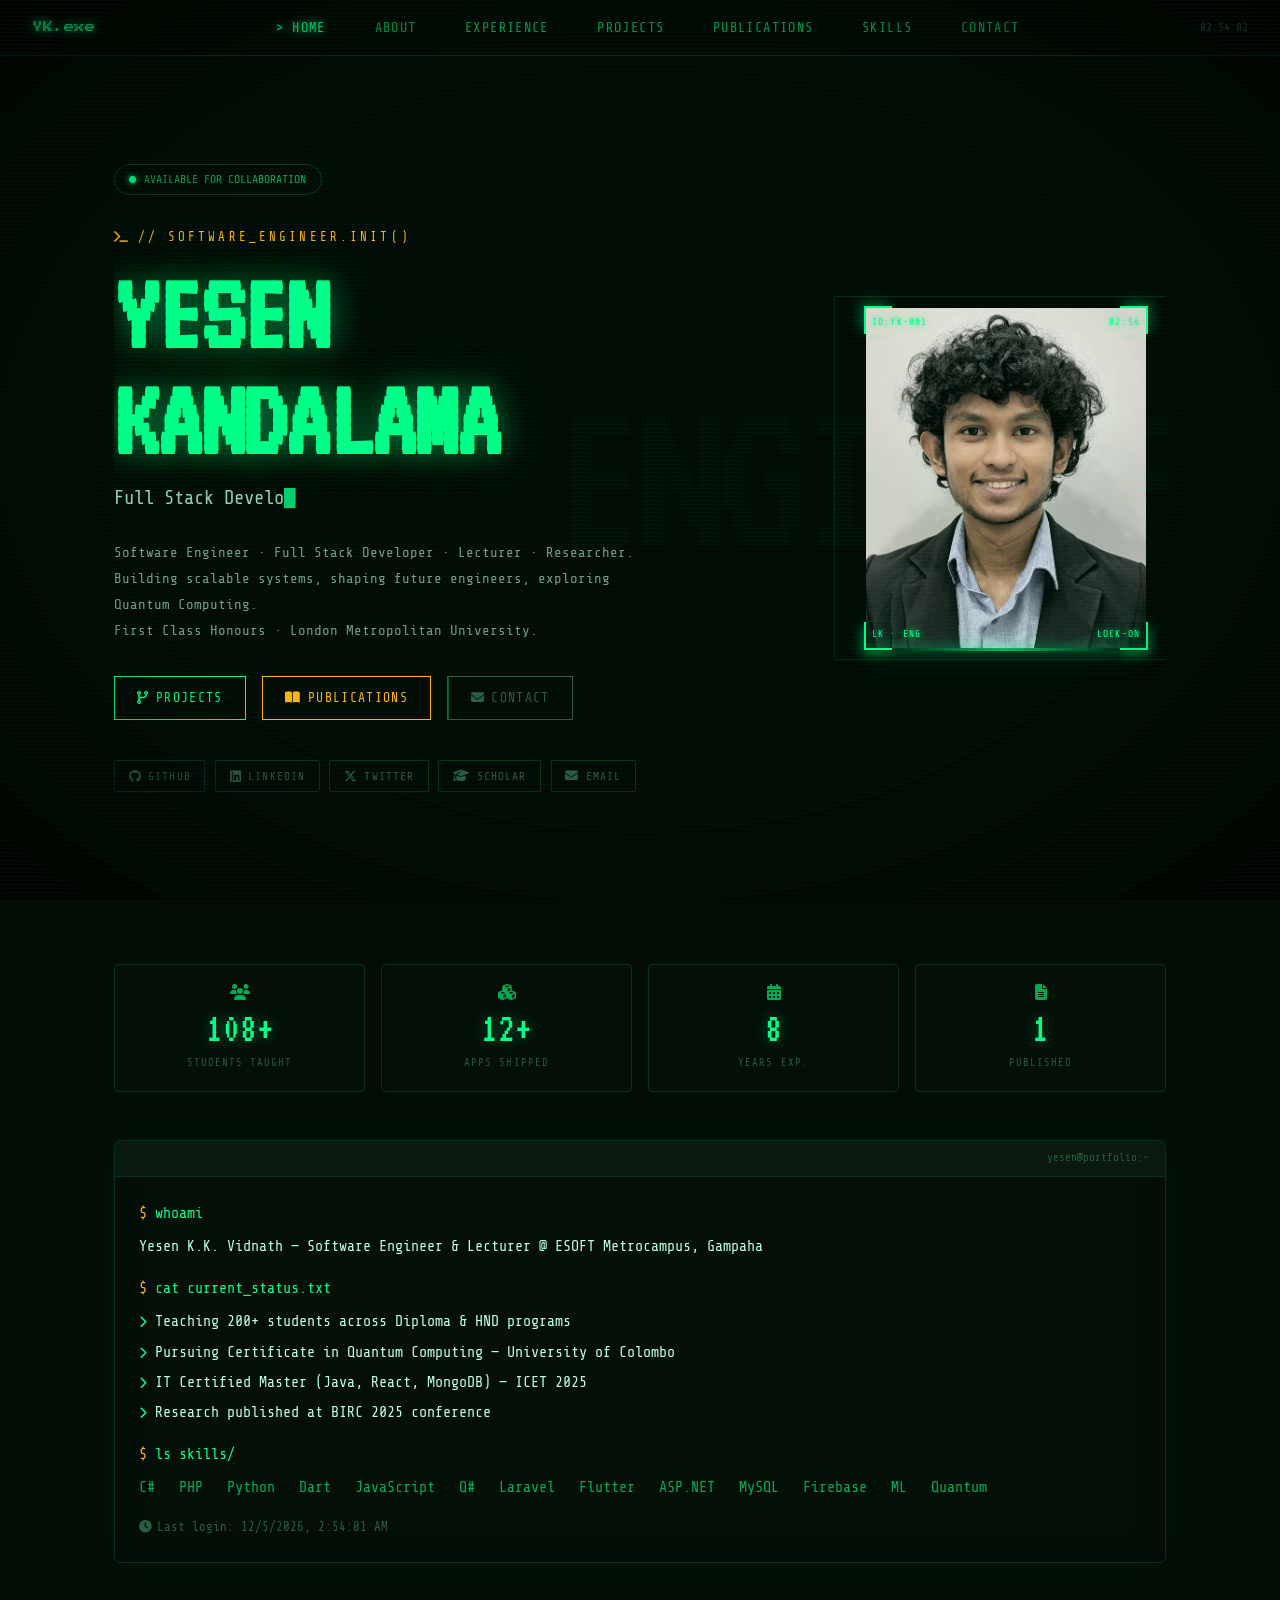
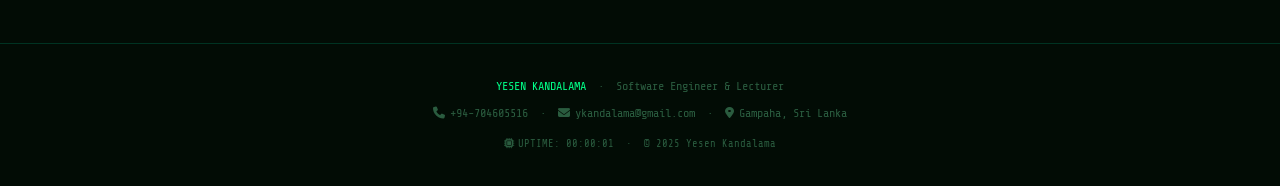
<file: index.html>
<!DOCTYPE html>
<html lang="en">
<head>
<meta charset="UTF-8">
<meta name="viewport" content="width=device-width, initial-scale=1.0">
<title>Yesen Kandalama — Software Engineer & Lecturer</title>
<link rel="stylesheet" href="style.css">
<link rel="stylesheet" href="https://cdnjs.cloudflare.com/ajax/libs/font-awesome/6.5.0/css/all.min.css">
<style>
.hero {
  min-height: calc(100vh - 56px);
  display: flex; align-items: center;
  position: relative; overflow: hidden;
  padding: 3rem 0;
}
.hero-bg-text {
  position: absolute; right: -2rem; top: 50%;
  transform: translateY(-50%);
  font-family: 'VT323', monospace;
  font-size: clamp(8rem, 18vw, 16rem);
  color: rgba(0,255,136,0.018);
  white-space: nowrap; pointer-events: none;
  user-select: none; letter-spacing: -0.05em;
}
.hero-pre { font-size: 0.78rem; color: var(--amber); letter-spacing: 0.25em; text-transform: uppercase; margin-bottom: 0.8rem; }
.hero-name {
  font-family: 'VT323', monospace;
  font-size: clamp(3.5rem, 9vw, 7rem);
  line-height: 0.95; color: var(--green);
  text-shadow: 0 0 30px rgba(0,255,136,0.4), 0 0 60px rgba(0,255,136,0.15);
  letter-spacing: -0.02em; margin-bottom: 0.5rem;
}
.hero-roles { font-family: 'Share Tech Mono', monospace; font-size: clamp(0.9rem, 2vw, 1.2rem); color: var(--text); opacity: 0.8; margin-bottom: 1.5rem; min-height: 1.8em; }
.hero-desc { font-size: 0.88rem; color: var(--text); opacity: 0.6; max-width: 520px; line-height: 1.85; margin-bottom: 2rem; }
.hero-actions { display: flex; gap: 1rem; flex-wrap: wrap; margin-bottom: 2.5rem; }
.hero-socials { display: flex; gap: 0.6rem; align-items: center; flex-wrap: wrap; }
.hero-social-btn {
  display: inline-flex; align-items: center; gap: 0.4rem;
  padding: 0.35rem 0.85rem; border: 1px solid var(--border);
  color: var(--muted); text-decoration: none;
  font-size: 0.7rem; letter-spacing: 0.1em; border-radius: 2px;
  transition: all 0.2s;
}
.hero-social-btn:hover { border-color: var(--green-dim); color: var(--green); box-shadow: 0 0 10px rgba(0,255,136,0.1); }
.hero-social-btn i { font-size: 0.8rem; }
.hero-status { display: inline-flex; align-items: center; gap: 0.5rem; padding: 0.3rem 0.9rem; border: 1px solid rgba(0,255,136,0.2); border-radius: 20px; font-size: 0.72rem; color: var(--green-dim); margin-bottom: 2rem; }
.status-blink { width: 7px; height: 7px; border-radius: 50%; background: var(--green); box-shadow: 0 0 6px var(--green); animation: blink 1.5s infinite; }
.stats-row { display: grid; grid-template-columns: repeat(4,1fr); gap: 1rem; margin-top: 4rem; }
.stat-box { background: var(--bg2); border: 1px solid var(--border); border-radius: 4px; padding: 1.2rem; text-align: center; }
.stat-box i { font-size: 1rem; color: var(--green-dim); margin-bottom: 0.5rem; display: block; }
.stat-num { font-family: 'VT323', monospace; font-size: 2.6rem; color: var(--green); text-shadow: 0 0 15px var(--green-glow); display: block; line-height: 1; }
.stat-label { font-size: 0.65rem; color: var(--muted); letter-spacing: 0.1em; margin-top: 0.3rem; text-transform: uppercase; }
@media (max-width: 900px) { .hero-inner { flex-direction: column-reverse; gap: 2.5rem; } .hero-photo-wrap { max-width: 240px; } }
@media (max-width: 768px) { .stats-row { grid-template-columns: repeat(2,1fr); } }
</style>
</head>
<body>

<nav>
  <a href="index.html" class="nav-logo glitch">YK.exe</a>
  <ul class="nav-links" id="nav-links">
    <li><a href="index.html" class="active">HOME</a></li>
    <li><a href="about.html">ABOUT</a></li>
    <li><a href="experience.html">EXPERIENCE</a></li>
    <li><a href="projects.html">PROJECTS</a></li>
    <li><a href="publications.html">PUBLICATIONS</a></li>
    <li><a href="skills.html">SKILLS</a></li>
    <li><a href="contact.html">CONTACT</a></li>
  </ul>
  <div class="nav-time" id="nav-clock">--:--:--</div>
  <div class="hamburger" id="hamburger" onclick="toggleMenu()"><span></span><span></span><span></span></div>
</nav>

<main>
  <section class="section" style="padding-top:0">
    <div class="container">
      <div class="hero">
        <div class="hero-bg-text">ENGINEER</div>

        <div class="hero-inner" style="display:flex;align-items:center;gap:4rem;width:100%">

          <!-- LEFT -->
          <div style="flex:1;min-width:0">
            <div class="hero-status">
              <div class="status-blink"></div>
              <span>AVAILABLE FOR COLLABORATION</span>
            </div>
            <div class="hero-pre"><i class="fa-solid fa-terminal" style="margin-right:0.4rem"></i>// software_engineer.init()</div>
            <h1 class="hero-name">YESEN<br>KANDALAMA</h1>
            <div class="hero-roles"><span id="typewriter"></span><span class="cursor">&#9608;</span></div>
            <p class="hero-desc">
              Software Engineer &middot; Full Stack Developer &middot; Lecturer &middot; Researcher.<br>
              Building scalable systems, shaping future engineers, exploring Quantum Computing.<br>
              First Class Honours &middot; London Metropolitan University.
            </p>
            <div class="hero-actions">
              <a href="projects.html" class="btn"><span><i class="fa-solid fa-code-branch" style="margin-right:0.4rem"></i>PROJECTS</span></a>
              <a href="publications.html" class="btn btn-amber"><span><i class="fa-solid fa-book-open" style="margin-right:0.4rem"></i>PUBLICATIONS</span></a>
              <a href="contact.html" class="btn" style="border-color:var(--muted);color:var(--muted)"><span><i class="fa-solid fa-envelope" style="margin-right:0.4rem"></i>CONTACT</span></a>
            </div>
            <div class="hero-socials">
              <a href="https://github.com/yesenvidnath" target="_blank" class="hero-social-btn"><i class="fa-brands fa-github"></i>GITHUB</a>
              <a href="https://linkedin.com/in/yesenkandalama" target="_blank" class="hero-social-btn"><i class="fa-brands fa-linkedin"></i>LINKEDIN</a>
              <a href="https://twitter.com/yesenkandalama" target="_blank" class="hero-social-btn"><i class="fa-brands fa-x-twitter"></i>TWITTER</a>
              <a href="https://scholar.google.com/citations?user=bl2PBJUAAAAJ&hl=en" target="_blank" class="hero-social-btn"><i class="fa-solid fa-graduation-cap"></i>SCHOLAR</a>
              <a href="mailto:ykandalama@gmail.com" class="hero-social-btn"><i class="fa-solid fa-envelope"></i>EMAIL</a>
            </div>
          </div>

          <!-- RIGHT: Photo -->
          <!-- RIGHT: Photo -->
          <div class="hero-photo-wrap">
            <div class="hero-photo-ring"></div>
            <div class="hero-photo-frame" id="hero-frame">
              <div class="hero-photo-corner-tr"></div>
              <div class="hero-photo-corner-bl"></div>
              <img
                src="img/profile_image.jpeg"
                alt="Yesen Kandalama"
                class="hero-photo-img"
              >
              <div class="hero-photo-tint"></div>
              <div class="hero-scan-line"></div>
              <span class="hero-hud-label tl">ID:YK-001</span>
              <span class="hero-hud-label tr" id="hud-time">--:--</span>
              <span class="hero-hud-label bl">LK &middot; ENG</span>
              <span class="hero-hud-label br" id="hud-status">LOCK-ON</span>
            </div>
          </div>

        </div>
      </div>

      <!-- Stats -->
      <div class="stats-row">
        <div class="stat-box"><i class="fa-solid fa-users"></i><span class="stat-num" data-count="500">0</span><div class="stat-label">Students Taught</div></div>
        <div class="stat-box"><i class="fa-solid fa-cubes"></i><span class="stat-num" data-count="20">0</span><div class="stat-label">Apps Shipped</div></div>
        <div class="stat-box"><i class="fa-solid fa-calendar-days"></i><span class="stat-num" data-count="8">0</span><div class="stat-label">Years Exp.</div></div>
        <div class="stat-box"><i class="fa-solid fa-file-lines"></i><span class="stat-num" data-count="1">0</span><div class="stat-label">Published</div></div>
      </div>

      <!-- Terminal -->
      <div class="terminal" style="margin-top:3rem">
        <div class="terminal-bar">

          <span class="t-title">yesen@portfolio:~</span>
        </div>
        <div class="terminal-body">
          <div class="prompt" style="margin-bottom:0.5rem">whoami</div>
          <p style="color:var(--text);margin-bottom:1rem">Yesen K.K. Vidnath &mdash; Software Engineer &amp; Lecturer @ ESOFT Metrocampus, Gampaha</p>
          <div class="prompt" style="margin-bottom:0.5rem">cat current_status.txt</div>
          <p style="color:var(--text);margin-bottom:0.3rem"><i class="fa-solid fa-chevron-right" style="color:var(--green);margin-right:0.5rem;font-size:0.75rem"></i>Teaching 200+ students across Diploma &amp; HND programs</p>
          <p style="color:var(--text);margin-bottom:0.3rem"><i class="fa-solid fa-chevron-right" style="color:var(--green);margin-right:0.5rem;font-size:0.75rem"></i>Pursuing Certificate in Quantum Computing &mdash; University of Colombo</p>
          <p style="color:var(--text);margin-bottom:0.3rem"><i class="fa-solid fa-chevron-right" style="color:var(--green);margin-right:0.5rem;font-size:0.75rem"></i>IT Certified Master (Java, React, MongoDB) &mdash; ICET 2025</p>
          <p style="color:var(--text);margin-bottom:1rem"><i class="fa-solid fa-chevron-right" style="color:var(--green);margin-right:0.5rem;font-size:0.75rem"></i>Research published at BIRC 2025 conference</p>
          <div class="prompt" style="margin-bottom:0.5rem">ls skills/</div>
          <p style="color:var(--green-dim)">C# &nbsp; PHP &nbsp; Python &nbsp; Dart &nbsp; JavaScript &nbsp; Q# &nbsp; Laravel &nbsp; Flutter &nbsp; ASP.NET &nbsp; MySQL &nbsp; Firebase &nbsp; ML &nbsp; Quantum</p>
          <div style="margin-top:1rem;color:var(--muted);font-size:0.78rem"><i class="fa-solid fa-clock" style="margin-right:0.4rem"></i>Last login: <span id="last-login"></span></div>
        </div>
      </div>

    </div>
  </section>
</main>

<footer>
  <div class="container">
    <p style="margin-bottom:0.4rem"><span style="color:var(--green)">YESEN KANDALAMA</span> &nbsp;&middot;&nbsp; Software Engineer &amp; Lecturer</p>
    <p>
      <i class="fa-solid fa-phone" style="margin-right:0.3rem"></i>+94-704605516 &nbsp;&middot;&nbsp;
      <i class="fa-solid fa-envelope" style="margin-right:0.3rem"></i>ykandalama@gmail.com &nbsp;&middot;&nbsp;
      <i class="fa-solid fa-location-dot" style="margin-right:0.3rem"></i>Gampaha, Sri Lanka
    </p>
    <p style="margin-top:0.8rem;font-size:0.65rem"><i class="fa-solid fa-microchip" style="margin-right:0.3rem"></i>UPTIME: <span id="uptime">00:00:00</span> &nbsp;&middot;&nbsp; &copy; 2025 Yesen Kandalama</p>
  </div>
</footer>

<script src="main.js"></script>
<script>
const roles = ['Full Stack Developer','Software Engineering Lecturer','Quantum Computing Enthusiast','Researcher & Mentor','System Architect'];
let ri=0,ci=0,del=false;
function typewrite(){
  const el=document.getElementById('typewriter'),cur=roles[ri];
  if(!del){el.textContent=cur.slice(0,++ci);if(ci===cur.length){del=true;setTimeout(typewrite,1800);return;}}
  else{el.textContent=cur.slice(0,--ci);if(ci===0){del=false;ri=(ri+1)%roles.length;}}
  setTimeout(typewrite,del?38:68);
}
typewrite();

function updateHUD(){
  const t=new Date(),h=String(t.getHours()).padStart(2,'0'),m=String(t.getMinutes()).padStart(2,'0');
  const el=document.getElementById('hud-time');if(el)el.textContent=h+':'+m;
  const st=document.getElementById('hud-status');if(st)st.style.opacity=t.getSeconds()%2===0?'1':'0.3';
}
setInterval(updateHUD,1000);updateHUD();

function countUp(){
  document.querySelectorAll('[data-count]').forEach(el=>{
    const target=+el.dataset.count,suffix=target>=20?'+':'';
    let count=0;const step=Math.ceil(target/60);
    const t=setInterval(()=>{count=Math.min(count+step,target);el.textContent=count+suffix;if(count>=target)clearInterval(t);},22);
  });
}
const so=new IntersectionObserver(e=>{if(e[0].isIntersecting){countUp();so.disconnect();}},{threshold:0.3});
const sr=document.querySelector('.stats-row');if(sr)so.observe(sr);
document.getElementById('last-login').textContent=new Date().toLocaleString();

// Click-to-upload photo
const frame=document.getElementById('hero-frame');
frame.style.cursor='pointer';
function swapPhoto(file){
  if(!file||!file.type.startsWith('image/'))return;
  const reader=new FileReader();
  reader.onload=ev=>{
    const ph=document.getElementById('photo-placeholder');
    if(!ph)return;
    const img=document.createElement('img');
    img.src=ev.target.result;img.className='profile_image.jpeg';
    ph.replaceWith(img);
    document.querySelector('.photo-upload-hint').textContent='';
  };
  reader.readAsDataURL(file);
}
frame.addEventListener('click',()=>{const i=document.createElement('input');i.type='file';i.accept='image/*';i.onchange=e=>swapPhoto(e.target.files[0]);i.click();});
frame.addEventListener('dragover',e=>{e.preventDefault();frame.style.outline='1px solid var(--green)';});
frame.addEventListener('dragleave',()=>frame.style.outline='');
frame.addEventListener('drop',e=>{e.preventDefault();frame.style.outline='';swapPhoto(e.dataTransfer.files[0]);});
</script>
</body>
</html>
</file>
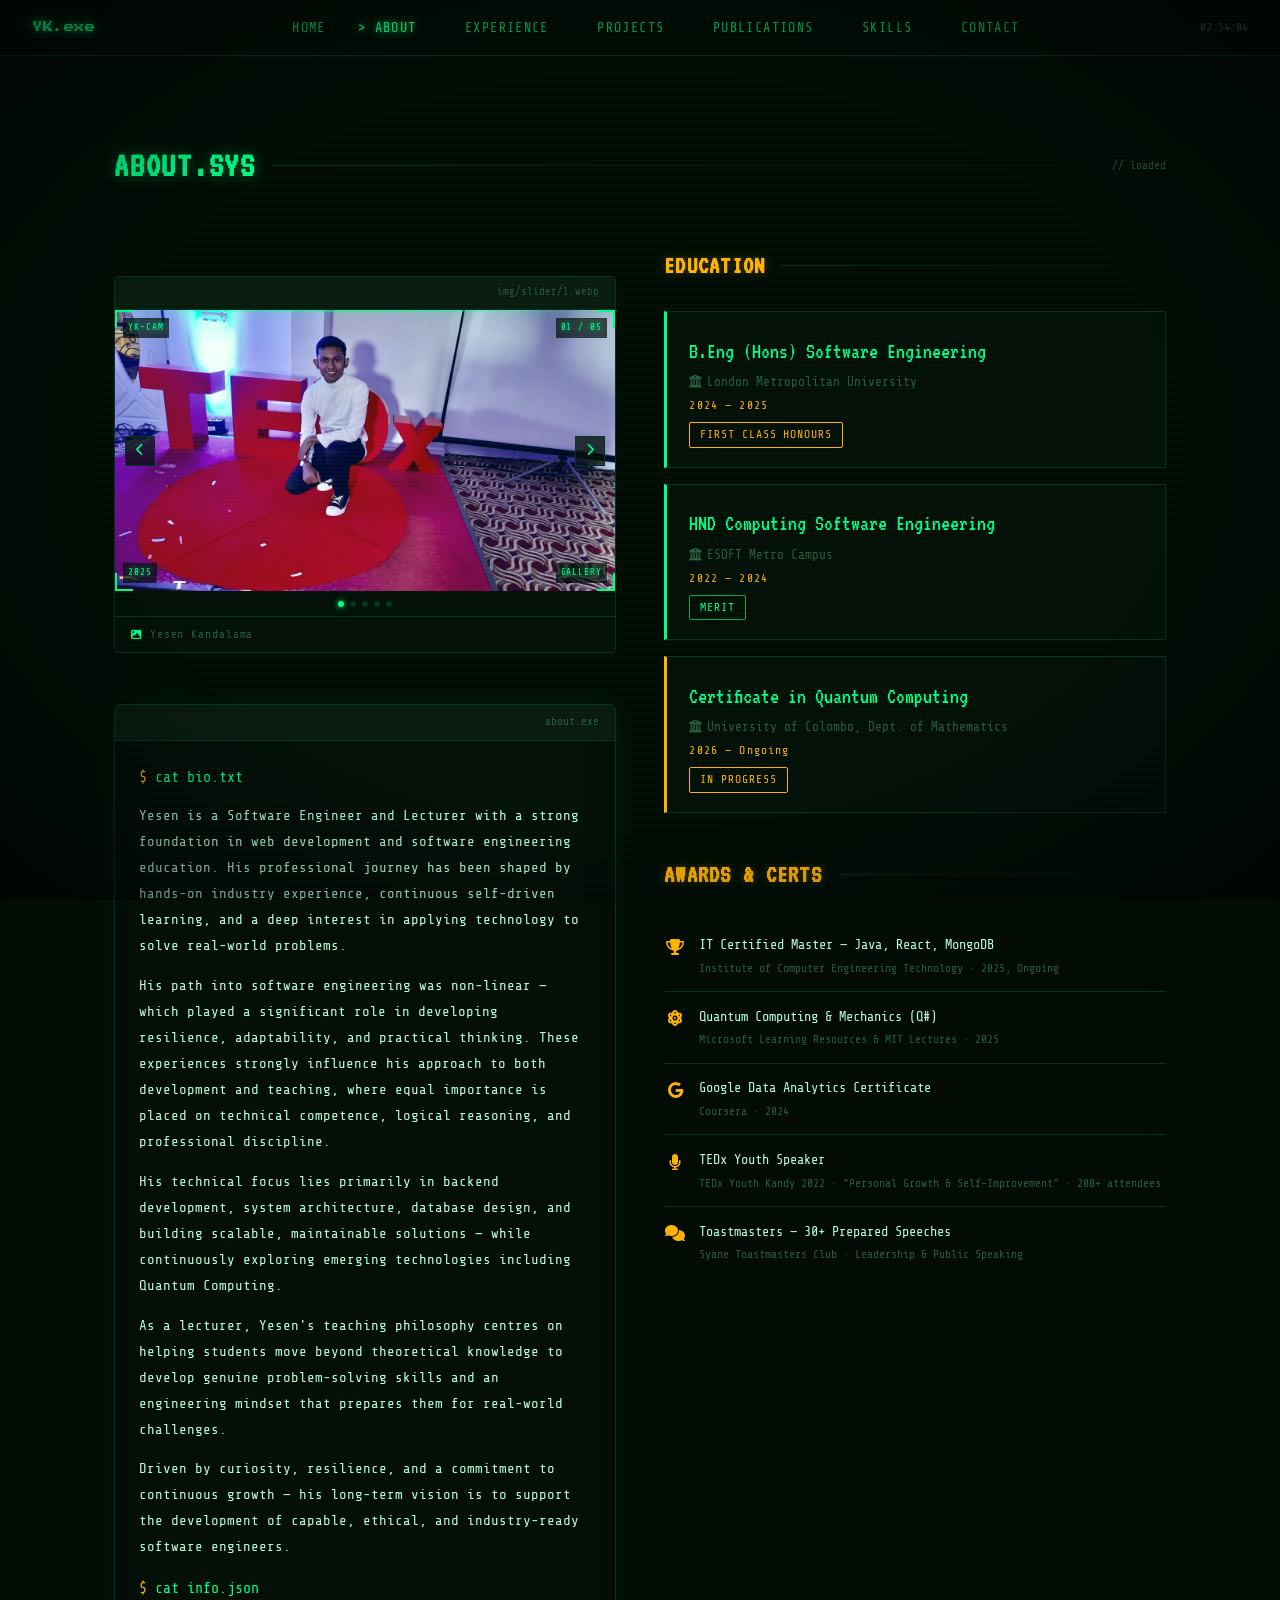
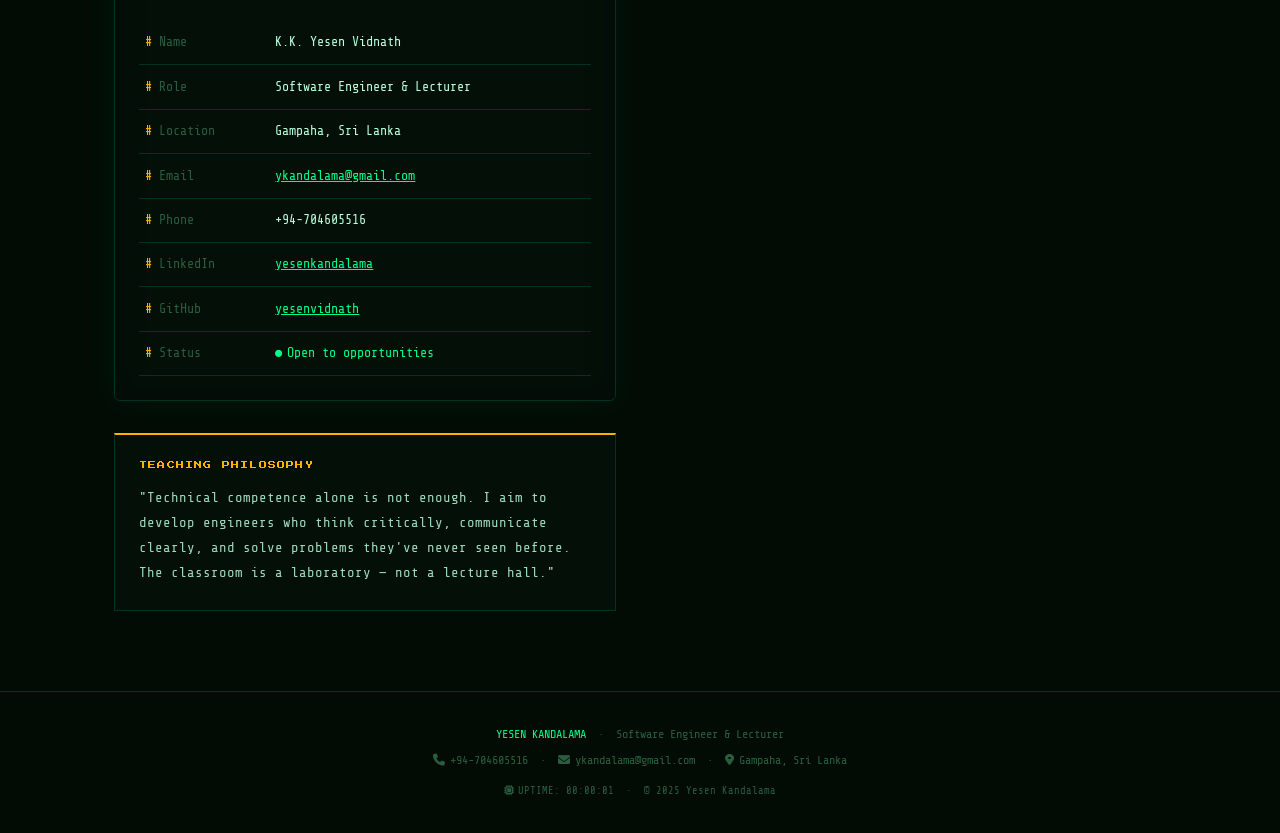
<file: about.html>
<!DOCTYPE html>
<html lang="en">
<head>
<meta charset="UTF-8">
<meta name="viewport" content="width=device-width, initial-scale=1.0">
<title>About — Yesen Kandalama</title>
<link rel="stylesheet" href="style.css">
<link rel="stylesheet" href="https://cdnjs.cloudflare.com/ajax/libs/font-awesome/6.5.0/css/all.min.css">
<style>
.about-grid { display:grid; grid-template-columns:1fr 1fr; gap:3rem; align-items:start; }
.about-terminal-output p { margin-bottom:0.85rem; font-size:0.88rem; line-height:1.85; }
.info-table { width:100%; border-collapse:collapse; margin-top:1.2rem; }
.info-table tr { border-bottom:1px solid var(--border); }
.info-table td { padding:0.65rem 0.4rem; font-size:0.83rem; }
.info-table td:first-child { color:var(--muted); width:130px; white-space:nowrap; }
.info-table td:first-child::before { content:'# '; color:var(--amber); }
.info-table td:last-child { color:var(--text); }

.edu-item { background:var(--bg2); border:1px solid var(--border); border-left:3px solid var(--green); padding:1.2rem 1.4rem; margin-bottom:1rem; transition:all 0.3s; }
.edu-item:hover { border-left-color:var(--amber); box-shadow:0 0 15px rgba(0,255,136,0.06); }
.edu-degree { font-family:'VT323',monospace; font-size:1.4rem; color:var(--green); }
.edu-school { font-size:0.8rem; color:var(--muted); margin:0.15rem 0; }
.edu-year { font-size:0.72rem; color:var(--amber); letter-spacing:0.1em; }

.philosophy-block { background:var(--bg2); border:1px solid var(--border); border-top:2px solid var(--amber); padding:1.5rem; margin-top:2rem; }
.ph-label { font-family:'Press Start 2P',monospace; font-size:0.5rem; color:var(--amber); letter-spacing:0.15em; margin-bottom:0.8rem; }

.award-row { display:flex; align-items:flex-start; gap:0.8rem; padding:0.8rem 0; border-bottom:1px solid var(--border); }
.award-icon { color:var(--amber); font-size:1rem; flex-shrink:0; width:1.4rem; text-align:center; margin-top:0.1rem; }
.award-title { font-size:0.85rem; color:var(--text); }
.award-sub { font-size:0.72rem; color:var(--muted); margin-top:0.15rem; }

/* ── Slider ── */
.slider-wrap { margin-top:2rem; background:var(--bg2); border:1px solid var(--border); border-radius:4px; overflow:hidden; }
.slider-bar { background:#0a1a0f; border-bottom:1px solid var(--border); padding:0.45rem 1rem; display:flex; align-items:center; gap:0.6rem; }
.slider-bar-title { margin-left:auto; font-size:0.65rem; color:var(--muted); font-family:'Share Tech Mono',monospace; }
.slider-viewport { position:relative; width:100%; aspect-ratio:16/9; overflow:hidden; background:#050a08; cursor:grab; }
.slider-viewport:active { cursor:grabbing; }
.slide { position:absolute; inset:0; opacity:0; transition:opacity 0.7s ease; }
.slide.active { opacity:1; }
.slide img { width:100%; height:100%; object-fit:cover; object-position:center; display:block; filter:grayscale(10%) contrast(1.05); }
/* CRT scanlines on slider */
.slider-viewport::after { content:''; position:absolute; inset:0; background:repeating-linear-gradient(0deg,transparent,transparent 3px,rgba(0,255,136,0.025) 3px,rgba(0,255,136,0.025) 4px); pointer-events:none; z-index:3; }
/* Green tint */
.slider-tint { position:absolute; inset:0; background:rgba(0,255,136,0.04); pointer-events:none; z-index:2; }
/* Sweep scan */
.slider-scan { position:absolute; left:0; right:0; height:2px; background:linear-gradient(90deg,transparent,rgba(0,255,136,0.55),transparent); box-shadow:0 0 10px rgba(0,255,136,0.5); z-index:4; animation:sliderScan 3.5s ease-in-out infinite; pointer-events:none; }
@keyframes sliderScan { 0%{top:0%;opacity:0} 5%{opacity:1} 95%{opacity:1} 100%{top:100%;opacity:0} }
/* Corner brackets */
.sc { position:absolute; width:18px; height:18px; z-index:5; pointer-events:none; }
.sc.tl { top:0; left:0; border-top:2px solid var(--green); border-left:2px solid var(--green); }
.sc.tr { top:0; right:0; border-top:2px solid var(--green); border-right:2px solid var(--green); }
.sc.bl { bottom:0; left:0; border-bottom:2px solid var(--green); border-left:2px solid var(--green); }
.sc.br { bottom:0; right:0; border-bottom:2px solid var(--green); border-right:2px solid var(--green); }
/* HUD labels */
.shud { position:absolute; font-family:'Share Tech Mono',monospace; font-size:0.58rem; color:var(--green); letter-spacing:0.1em; text-shadow:0 0 6px var(--green); z-index:5; pointer-events:none; background:rgba(2,12,5,0.7); padding:2px 5px; }
.shud.tl{top:8px;left:8px} .shud.tr{top:8px;right:8px} .shud.bl{bottom:8px;left:8px} .shud.br{bottom:8px;right:8px}
/* Nav buttons */
.slider-btn { position:absolute; top:50%; transform:translateY(-50%); background:rgba(2,12,5,0.75); border:1px solid var(--border); color:var(--green); font-size:0.8rem; width:30px; height:30px; display:flex; align-items:center; justify-content:center; cursor:pointer; z-index:6; transition:all 0.2s; }
.slider-btn:hover { background:rgba(0,255,136,0.15); border-color:var(--green); }
.slider-btn.prev{left:10px} .slider-btn.next{right:10px}
/* Dots */
.slider-dots { display:flex; justify-content:center; gap:6px; padding:0.6rem 0; background:var(--bg2); }
.sdot { width:6px; height:6px; border-radius:50%; background:var(--border); cursor:pointer; transition:all 0.2s; }
.sdot.active { background:var(--green); box-shadow:0 0 6px var(--green); }
/* Caption */
.slider-caption { padding:0.5rem 1rem; font-size:0.7rem; color:var(--muted); letter-spacing:0.08em; border-top:1px solid var(--border); min-height:2rem; display:flex; align-items:center; gap:0.5rem; }
.slider-caption i { color:var(--green); font-size:0.65rem; }

@media(max-width:768px){ .about-grid{grid-template-columns:1fr;} }
</style>
</head>
<body>

<nav>
  <a href="index.html" class="nav-logo glitch">YK.exe</a>
  <ul class="nav-links" id="nav-links">
    <li><a href="index.html">HOME</a></li>
    <li><a href="about.html" class="active">ABOUT</a></li>
    <li><a href="experience.html">EXPERIENCE</a></li>
    <li><a href="projects.html">PROJECTS</a></li>
    <li><a href="publications.html">PUBLICATIONS</a></li>
    <li><a href="skills.html">SKILLS</a></li>
    <li><a href="contact.html">CONTACT</a></li>
  </ul>
  <div class="nav-time" id="nav-clock">--:--:--</div>
  <div class="hamburger" id="hamburger" onclick="toggleMenu()"><span></span><span></span><span></span></div>
</nav>

<main>
  <section class="section">
    <div class="container">

      <div class="section-heading">
        <h2 class="glow">ABOUT.SYS</h2>
        <div class="sh-line"></div>
        <span class="sh-tag">// loaded</span>
      </div>

      <div class="about-grid">

        <!-- LEFT: Bio + slider -->
        <div>

          <!-- ── Image Slider ── -->
          <div class="slider-wrap">
            <div class="slider-bar">

              <span class="slider-bar-title" id="slider-filename">img/slider/</span>
            </div>
            <div class="slider-viewport" id="slider-viewport">
              <div class="slider-tint"></div>
              <div class="slider-scan"></div>
              <div class="sc tl"></div><div class="sc tr"></div>
              <div class="sc bl"></div><div class="sc br"></div>
              <span class="shud tl">YK-CAM</span>
              <span class="shud tr" id="shud-index">01 / 01</span>
              <span class="shud bl" id="shud-year">2025</span>
              <span class="shud br">GALLERY</span>
              <button class="slider-btn prev" onclick="sliderMove(-1)"><i class="fa-solid fa-chevron-left"></i></button>
              <button class="slider-btn next" onclick="sliderMove(1)"><i class="fa-solid fa-chevron-right"></i></button>
            </div>
            <div class="slider-dots" id="slider-dots"></div>
            <div class="slider-caption">
              <i class="fa-solid fa-image"></i>
              <span id="slider-caption-text">Gallery</span>
            </div>
          </div>
          <br><br>

          <div class="terminal">
            <div class="terminal-bar">

              <span class="t-title">about.exe</span>
            </div>
            <div class="terminal-body">
              <div class="prompt" style="margin-bottom:0.8rem">cat bio.txt</div>
              <div class="about-terminal-output">
                <p>Yesen is a Software Engineer and Lecturer with a strong foundation in web development and software engineering education. His professional journey has been shaped by hands-on industry experience, continuous self-driven learning, and a deep interest in applying technology to solve real-world problems.</p>
                <p>His path into software engineering was non-linear — which played a significant role in developing resilience, adaptability, and practical thinking. These experiences strongly influence his approach to both development and teaching, where equal importance is placed on technical competence, logical reasoning, and professional discipline.</p>
                <p>His technical focus lies primarily in backend development, system architecture, database design, and building scalable, maintainable solutions — while continuously exploring emerging technologies including Quantum Computing.</p>
                <p>As a lecturer, Yesen's teaching philosophy centres on helping students move beyond theoretical knowledge to develop genuine problem-solving skills and an engineering mindset that prepares them for real-world challenges.</p>
                <p>Driven by curiosity, resilience, and a commitment to continuous growth — his long-term vision is to support the development of capable, ethical, and industry-ready software engineers.</p>
              </div>
              <div class="prompt" style="margin-top:1rem;margin-bottom:0.5rem">cat info.json</div>
              <table class="info-table">
                <tr><td>Name</td><td>K.K. Yesen Vidnath</td></tr>
                <tr><td>Role</td><td>Software Engineer &amp; Lecturer</td></tr>
                <tr><td>Location</td><td>Gampaha, Sri Lanka</td></tr>
                <tr><td>Email</td><td><a href="mailto:ykandalama@gmail.com" style="color:var(--green)">ykandalama@gmail.com</a></td></tr>
                <tr><td>Phone</td><td>+94-704605516</td></tr>
                <tr><td>LinkedIn</td><td><a href="https://linkedin.com/in/yesenkandalama" target="_blank" style="color:var(--green)">yesenkandalama</a></td></tr>
                <tr><td>GitHub</td><td><a href="https://github.com/yesenvidnath" target="_blank" style="color:var(--green)">yesenvidnath</a></td></tr>
                <tr><td>Status</td><td><span style="color:var(--green)"><i class="fa-solid fa-circle" style="font-size:0.45rem;vertical-align:middle;margin-right:0.3rem"></i>Open to opportunities</span></td></tr>
              </table>
            </div>
          </div>

          <!-- Teaching philosophy -->
          <div class="philosophy-block">
            <div class="ph-label">TEACHING PHILOSOPHY</div>
            <p style="font-size:0.87rem;line-height:1.8;color:var(--text);opacity:0.85">
              "Technical competence alone is not enough. I aim to develop engineers who think critically, communicate clearly, and solve problems they've never seen before. The classroom is a laboratory — not a lecture hall."
            </p>
          </div>

        </div>

        <!-- RIGHT: Education + Awards -->
        <div>

          <div class="section-heading" style="margin-bottom:1.5rem">
            <h2 style="font-size:1.6rem;color:var(--amber);text-shadow:0 0 10px rgba(255,179,0,0.3)">EDUCATION</h2>
            <div class="sh-line"></div>
          </div>

          <div class="edu-item">
            <div class="edu-degree">B.Eng (Hons) Software Engineering</div>
            <div class="edu-school"><i class="fa-solid fa-building-columns" style="margin-right:0.3rem"></i>London Metropolitan University</div>
            <div class="edu-year">2024 — 2025</div>
            <span class="tag" style="border-color:var(--amber);color:var(--amber);margin-top:0.4rem;display:inline-block">FIRST CLASS HONOURS</span>
          </div>

          <div class="edu-item">
            <div class="edu-degree">HND Computing Software Engineering</div>
            <div class="edu-school"><i class="fa-solid fa-building-columns" style="margin-right:0.3rem"></i>ESOFT Metro Campus</div>
            <div class="edu-year">2022 — 2024</div>
            <span class="tag" style="margin-top:0.4rem;display:inline-block">MERIT</span>
          </div>

          <div class="edu-item" style="border-left-color:var(--amber)">
            <div class="edu-degree">Certificate in Quantum Computing</div>
            <div class="edu-school"><i class="fa-solid fa-building-columns" style="margin-right:0.3rem"></i>University of Colombo, Dept. of Mathematics</div>
            <div class="edu-year">2026 — Ongoing</div>
            <span class="tag" style="border-color:var(--amber);color:var(--amber);margin-top:0.4rem;display:inline-block">IN PROGRESS</span>
          </div>

          <div class="section-heading" style="margin-top:2.5rem;margin-bottom:1.5rem">
            <h2 style="font-size:1.6rem;color:var(--amber);text-shadow:0 0 10px rgba(255,179,0,0.3)">AWARDS &amp; CERTS</h2>
            <div class="sh-line"></div>
          </div>

          <div class="award-row">
            <div class="award-icon"><i class="fa-solid fa-trophy"></i></div>
            <div>
              <div class="award-title">IT Certified Master — Java, React, MongoDB</div>
              <div class="award-sub">Institute of Computer Engineering Technology &middot; 2025, Ongoing</div>
            </div>
          </div>
          <div class="award-row">
            <div class="award-icon"><i class="fa-solid fa-atom"></i></div>
            <div>
              <div class="award-title">Quantum Computing &amp; Mechanics (Q#)</div>
              <div class="award-sub">Microsoft Learning Resources &amp; MIT Lectures &middot; 2025</div>
            </div>
          </div>
          <div class="award-row">
            <div class="award-icon"><i class="fa-brands fa-google"></i></div>
            <div>
              <div class="award-title">Google Data Analytics Certificate</div>
              <div class="award-sub">Coursera &middot; 2024</div>
            </div>
          </div>
          <div class="award-row">
            <div class="award-icon"><i class="fa-solid fa-microphone"></i></div>
            <div>
              <div class="award-title">TEDx Youth Speaker</div>
              <div class="award-sub">TEDx Youth Kandy 2022 &middot; "Personal Growth &amp; Self-Improvement" &middot; 200+ attendees</div>
            </div>
          </div>
          <div class="award-row" style="border-bottom:none">
            <div class="award-icon"><i class="fa-solid fa-comments"></i></div>
            <div>
              <div class="award-title">Toastmasters — 30+ Prepared Speeches</div>
              <div class="award-sub">Syane Toastmasters Club &middot; Leadership &amp; Public Speaking</div>
            </div>
          </div>

        </div>
      </div>

    </div>
  </section>
</main>

<footer>
  <div class="container">
    <p style="margin-bottom:0.4rem"><span style="color:var(--green)">YESEN KANDALAMA</span> &nbsp;&middot;&nbsp; Software Engineer &amp; Lecturer</p>
    <p>
      <i class="fa-solid fa-phone" style="margin-right:0.3rem"></i>+94-704605516 &nbsp;&middot;&nbsp;
      <i class="fa-solid fa-envelope" style="margin-right:0.3rem"></i>ykandalama@gmail.com &nbsp;&middot;&nbsp;
      <i class="fa-solid fa-location-dot" style="margin-right:0.3rem"></i>Gampaha, Sri Lanka
    </p>
    <p style="margin-top:0.8rem;font-size:0.65rem"><i class="fa-solid fa-microchip" style="margin-right:0.3rem"></i>UPTIME: <span id="uptime">00:00:00</span> &nbsp;&middot;&nbsp; &copy; 2025 Yesen Kandalama</p>
  </div>
</footer>

<script src="main.js"></script>
<script>
// ── Slider ──────────────────────────────────────
// Add/remove entries here to match your actual files in img/slider/
const SLIDES = [
  { src:'img/slider/1.webp',  caption:'Yesen Kandalama' },
  { src:'img/slider/2.webp',  caption:'Yesen Kandalama' },
  { src:'img/slider/3.webp',  caption:'Yesen Kandalama' },
  { src:'img/slider/4.webp',  caption:'Yesen Kandalama' },
  { src:'img/slider/5.webp',  caption:'Yesen Kandalama' },
];

let cur = 0, timer = null;

function buildSlider() {
  const vp   = document.getElementById('slider-viewport');
  const dots = document.getElementById('slider-dots');
  const tint = vp.querySelector('.slider-tint');

  SLIDES.forEach((s, i) => {
    const div = document.createElement('div');
    div.className = 'slide' + (i === 0 ? ' active' : '');
    const img = document.createElement('img');
    img.src = s.src; img.alt = s.caption; img.loading = 'lazy';
    div.appendChild(img);
    vp.insertBefore(div, tint);

    const dot = document.createElement('div');
    dot.className = 'sdot' + (i === 0 ? ' active' : '');
    dot.onclick = () => goTo(i);
    dots.appendChild(dot);
  });

  updateHUD();
  autoPlay();
}

function goTo(n) {
  document.querySelectorAll('.slide')[cur].classList.remove('active');
  document.querySelectorAll('.sdot')[cur].classList.remove('active');
  cur = (n + SLIDES.length) % SLIDES.length;
  document.querySelectorAll('.slide')[cur].classList.add('active');
  document.querySelectorAll('.sdot')[cur].classList.add('active');
  updateHUD();
  clearInterval(timer); autoPlay();
}

function sliderMove(d) { goTo(cur + d); }

function updateHUD() {
  const pad = n => String(n + 1).padStart(2, '0');
  document.getElementById('shud-index').textContent        = pad(cur) + ' / ' + pad(SLIDES.length - 1);
  document.getElementById('slider-filename').textContent   = SLIDES[cur].src;
  document.getElementById('slider-caption-text').textContent = SLIDES[cur].caption;
}

function autoPlay() { timer = setInterval(() => sliderMove(1), 4000); }

// Keyboard + swipe
document.addEventListener('keydown', e => {
  if (e.key === 'ArrowLeft')  sliderMove(-1);
  if (e.key === 'ArrowRight') sliderMove(1);
});
let tx = 0;
const vp = document.getElementById('slider-viewport');
vp.addEventListener('touchstart', e => { tx = e.touches[0].clientX; }, { passive:true });
vp.addEventListener('touchend',   e => {
  const dx = e.changedTouches[0].clientX - tx;
  if (Math.abs(dx) > 40) sliderMove(dx < 0 ? 1 : -1);
});

buildSlider();
</script>
</body>
</html>
</file>
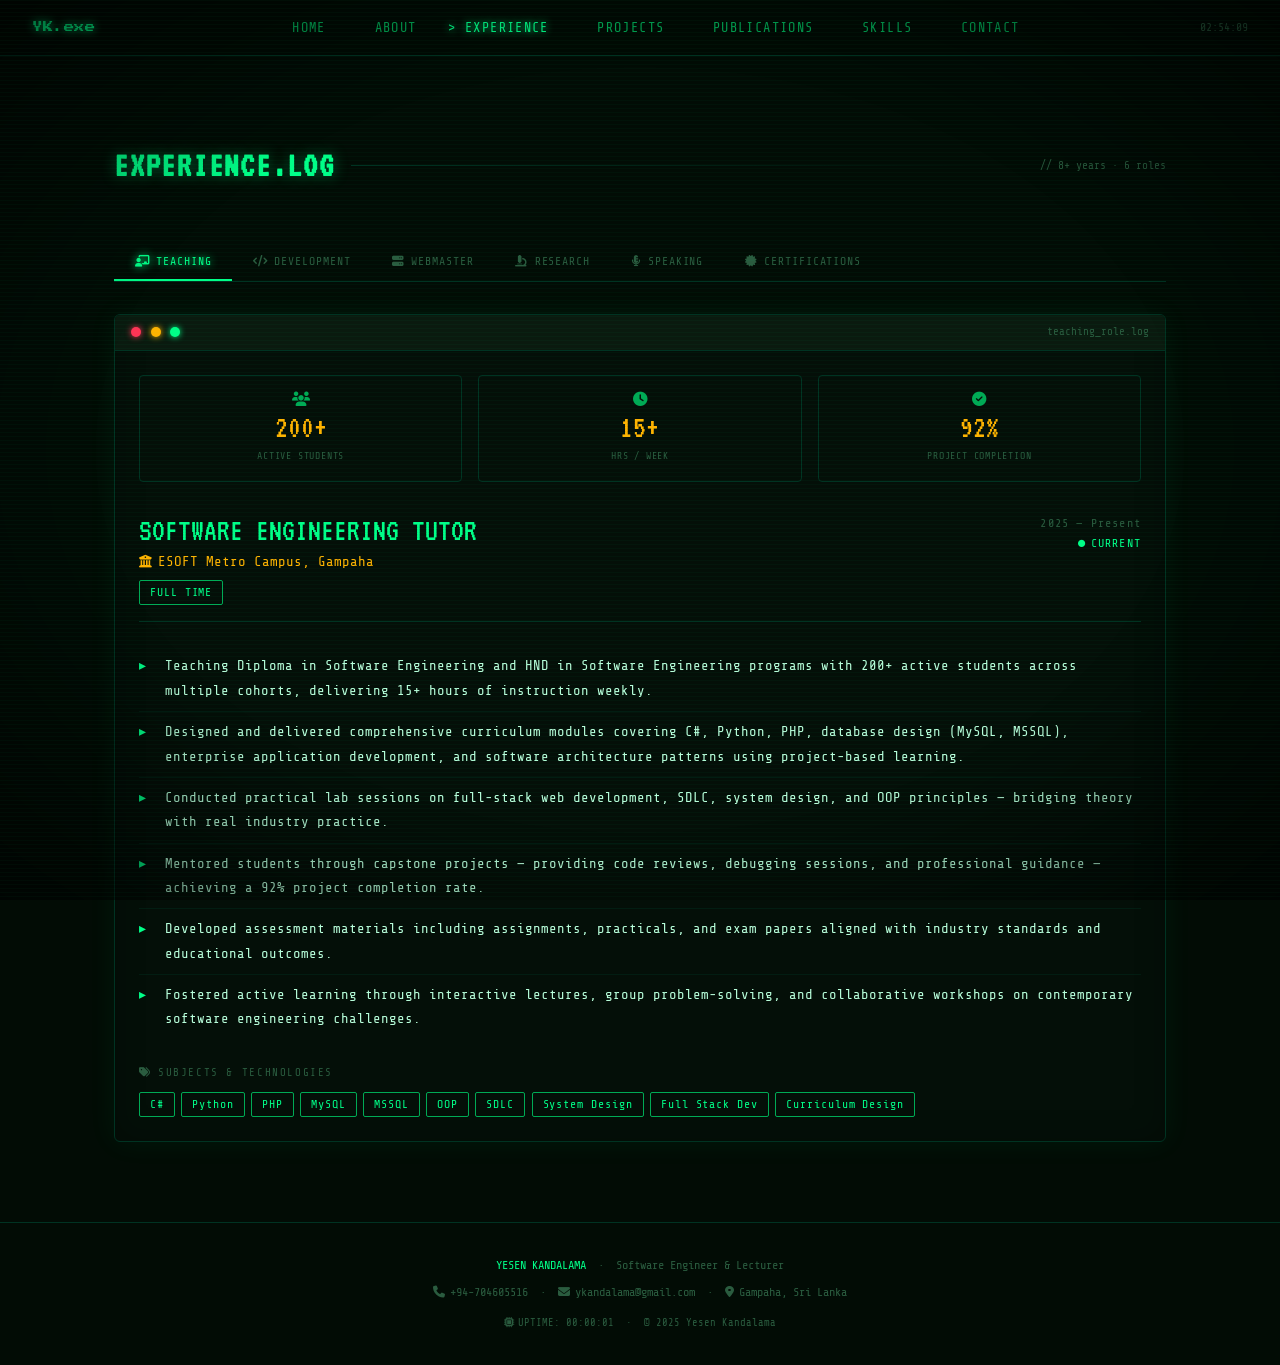
<file: experience.html>
<!DOCTYPE html>
<html lang="en">
<head>
<meta charset="UTF-8">
<meta name="viewport" content="width=device-width, initial-scale=1.0">
<title>Experience — Yesen Kandalama</title>
<link rel="stylesheet" href="style.css">
<link rel="stylesheet" href="https://cdnjs.cloudflare.com/ajax/libs/font-awesome/6.5.0/css/all.min.css">
<style>
.exp-tabs { display:flex; gap:0; margin-bottom:2rem; border-bottom:1px solid var(--border); overflow-x:auto; scrollbar-width:none; }
.exp-tabs::-webkit-scrollbar { display:none; }
.exp-tab {
  padding:0.7rem 1.3rem; font-size:0.72rem; color:var(--muted);
  cursor:pointer; letter-spacing:0.08em; border-bottom:2px solid transparent;
  transition:all 0.2s; font-family:'Share Tech Mono',monospace; white-space:nowrap;
  background:transparent; border-left:none; border-right:none; border-top:none;
  display:flex; align-items:center; gap:0.4rem;
}
.exp-tab i { font-size:0.72rem; }
.exp-tab:hover { color:var(--text); }
.exp-tab.active { color:var(--green); border-bottom-color:var(--green); text-shadow:0 0 8px var(--green); }
.exp-pane { display:none; }
.exp-pane.active { display:block; animation:fadeUp 0.3s ease; }

.job-header { display:flex; justify-content:space-between; align-items:flex-start; flex-wrap:wrap; gap:0.5rem; margin-bottom:1.5rem; padding-bottom:1rem; border-bottom:1px solid var(--border); }
.job-title { font-family:'VT323',monospace; font-size:2rem; color:var(--green); line-height:1; }
.job-company { font-size:0.88rem; color:var(--amber); margin-top:0.25rem; }
.job-date { font-size:0.74rem; color:var(--muted); letter-spacing:0.1em; text-align:right; }

.bullet-list { list-style:none; padding:0; }
.bullet-list li { padding:0.5rem 0 0.5rem 1.6rem; position:relative; font-size:0.87rem; line-height:1.75; border-bottom:1px solid rgba(0,51,34,0.4); }
.bullet-list li::before { content:'▸'; position:absolute; left:0; color:var(--green); }
.bullet-list li:last-child { border-bottom:none; }

.tech-used { margin-top:1.5rem; }
.tech-label { font-size:0.67rem; color:var(--muted); letter-spacing:0.15em; text-transform:uppercase; margin-bottom:0.6rem; }
.tech-tags { display:flex; flex-wrap:wrap; gap:0.4rem; }

.metric-row { display:grid; grid-template-columns:repeat(3,1fr); gap:1rem; margin-bottom:2rem; }
.metric { background:var(--bg2); border:1px solid var(--border); border-radius:4px; padding:1rem; text-align:center; }
.metric i { color:var(--green-dim); font-size:0.9rem; display:block; margin-bottom:0.3rem; }
.metric-val { font-family:'VT323',monospace; font-size:2rem; color:var(--amber); display:block; line-height:1; }
.metric-label { font-size:0.62rem; color:var(--muted); letter-spacing:0.08em; margin-top:0.3rem; text-transform:uppercase; }

.quote-block { border-left:3px solid var(--amber); padding:0.8rem 1.2rem; background:rgba(255,179,0,0.03); margin:1.2rem 0; font-size:0.88rem; line-height:1.8; color:var(--text); opacity:0.85; }

.mini-timeline { position:relative; padding-left:1.6rem; margin-top:0.5rem; }
.mini-timeline::before { content:''; position:absolute; left:0; top:4px; bottom:4px; width:1px; background:linear-gradient(180deg,var(--green),transparent); }
.mt-item { position:relative; margin-bottom:1.6rem; }
.mt-item::before { content:'◆'; position:absolute; left:-1.9rem; color:var(--green); font-size:0.6rem; text-shadow:0 0 6px var(--green); top:4px; }
.mt-date { font-size:0.7rem; color:var(--amber); letter-spacing:0.1em; margin-bottom:0.15rem; }
.mt-title { font-family:'VT323',monospace; font-size:1.3rem; color:var(--green); }
.mt-body { font-size:0.84rem; color:var(--text); opacity:0.8; line-height:1.7; margin-top:0.25rem; }

.cert-grid { display:grid; grid-template-columns:repeat(2,1fr); gap:0.9rem; margin-top:0.5rem; }
.cert-card { background:var(--bg2); border:1px solid var(--border); border-radius:4px; padding:1rem 1.1rem; transition:all 0.2s; position:relative; overflow:hidden; }
.cert-card:hover { border-color:var(--green-dim); box-shadow:0 0 12px rgba(0,255,136,0.06); }
.cert-card::before { content:''; position:absolute; left:0; top:0; bottom:0; width:3px; background:var(--green); border-radius:4px 0 0 4px; opacity:0; transition:opacity 0.2s; }
.cert-card:hover::before { opacity:1; }
.cert-icon { color:var(--amber); font-size:1rem; margin-bottom:0.4rem; }
.cert-name { font-family:'VT323',monospace; font-size:1.15rem; color:var(--green); line-height:1.2; margin-bottom:0.2rem; }
.cert-issuer { font-size:0.72rem; color:var(--muted); }
.cert-year { font-size:0.66rem; color:var(--amber); margin-top:0.25rem; letter-spacing:0.08em; }

@media(max-width:600px){ .metric-row{grid-template-columns:1fr 1fr;} .cert-grid{grid-template-columns:1fr;} }
</style>
</head>
<body>

<nav>
  <a href="index.html" class="nav-logo glitch">YK.exe</a>
  <ul class="nav-links" id="nav-links">
    <li><a href="index.html">HOME</a></li>
    <li><a href="about.html">ABOUT</a></li>
    <li><a href="experience.html" class="active">EXPERIENCE</a></li>
    <li><a href="projects.html">PROJECTS</a></li>
    <li><a href="publications.html">PUBLICATIONS</a></li>
    <li><a href="skills.html">SKILLS</a></li>
    <li><a href="contact.html">CONTACT</a></li>
  </ul>
  <div class="nav-time" id="nav-clock">--:--:--</div>
  <div class="hamburger" id="hamburger" onclick="toggleMenu()"><span></span><span></span><span></span></div>
</nav>

<main>
  <section class="section">
    <div class="container">

      <div class="section-heading">
        <h2 class="glow">EXPERIENCE.LOG</h2>
        <div class="sh-line"></div>
        <span class="sh-tag">// 8+ years &middot; 6 roles</span>
      </div>

      <div class="exp-tabs">
        <button class="exp-tab active" onclick="showTab('teaching',this)">
          <i class="fa-solid fa-chalkboard-user"></i>TEACHING
        </button>
        <button class="exp-tab" onclick="showTab('dev',this)">
          <i class="fa-solid fa-code"></i>DEVELOPMENT
        </button>
        <button class="exp-tab" onclick="showTab('webmaster',this)">
          <i class="fa-solid fa-server"></i>WEBMASTER
        </button>
        <button class="exp-tab" onclick="showTab('research',this)">
          <i class="fa-solid fa-microscope"></i>RESEARCH
        </button>
        <button class="exp-tab" onclick="showTab('speaking',this)">
          <i class="fa-solid fa-microphone-lines"></i>SPEAKING
        </button>
        <button class="exp-tab" onclick="showTab('certs',this)">
          <i class="fa-solid fa-certificate"></i>CERTIFICATIONS
        </button>
      </div>

      <!-- ═══ TAB 1: TEACHING ═══ -->
      <div class="exp-pane active" id="tab-teaching">
        <div class="terminal">
          <div class="terminal-bar">
            <div class="t-dot r"></div><div class="t-dot y"></div><div class="t-dot g"></div>
            <span class="t-title">teaching_role.log</span>
          </div>
          <div class="terminal-body">
            <div class="metric-row">
              <div class="metric"><i class="fa-solid fa-users"></i><span class="metric-val">200+</span><div class="metric-label">Active Students</div></div>
              <div class="metric"><i class="fa-solid fa-clock"></i><span class="metric-val">15+</span><div class="metric-label">Hrs / Week</div></div>
              <div class="metric"><i class="fa-solid fa-circle-check"></i><span class="metric-val">92%</span><div class="metric-label">Project Completion</div></div>
            </div>
            <div class="job-header">
              <div>
                <div class="job-title">SOFTWARE ENGINEERING TUTOR</div>
                <div class="job-company"><i class="fa-solid fa-building-columns" style="margin-right:0.4rem;font-size:0.8rem"></i>ESOFT Metro Campus, Gampaha</div>
                <span class="tag" style="margin-top:0.4rem;display:inline-block">FULL TIME</span>
              </div>
              <div class="job-date">2025 — Present<br><span style="color:var(--green)"><i class="fa-solid fa-circle" style="font-size:0.45rem;vertical-align:middle;margin-right:0.3rem"></i>CURRENT</span></div>
            </div>
            <ul class="bullet-list">
              <li>Teaching Diploma in Software Engineering and HND in Software Engineering programs with 200+ active students across multiple cohorts, delivering 15+ hours of instruction weekly.</li>
              <li>Designed and delivered comprehensive curriculum modules covering C#, Python, PHP, database design (MySQL, MSSQL), enterprise application development, and software architecture patterns using project-based learning.</li>
              <li>Conducted practical lab sessions on full-stack web development, SDLC, system design, and OOP principles — bridging theory with real industry practice.</li>
              <li>Mentored students through capstone projects — providing code reviews, debugging sessions, and professional guidance — achieving a 92% project completion rate.</li>
              <li>Developed assessment materials including assignments, practicals, and exam papers aligned with industry standards and educational outcomes.</li>
              <li>Fostered active learning through interactive lectures, group problem-solving, and collaborative workshops on contemporary software engineering challenges.</li>
            </ul>
            <div class="tech-used">
              <div class="tech-label"><i class="fa-solid fa-tags" style="margin-right:0.4rem"></i>Subjects &amp; Technologies</div>
              <div class="tech-tags">
                <span class="tag">C#</span><span class="tag">Python</span><span class="tag">PHP</span>
                <span class="tag">MySQL</span><span class="tag">MSSQL</span><span class="tag">OOP</span>
                <span class="tag">SDLC</span><span class="tag">System Design</span>
                <span class="tag">Full Stack Dev</span><span class="tag">Curriculum Design</span>
              </div>
            </div>
          </div>
        </div>
      </div>

      <!-- ═══ TAB 2: DEVELOPMENT ═══ -->
      <div class="exp-pane" id="tab-dev">
        <div class="terminal">
          <div class="terminal-bar">
            <div class="t-dot r"></div><div class="t-dot y"></div><div class="t-dot g"></div>
            <span class="t-title">dev_role.log</span>
          </div>
          <div class="terminal-body">
            <div class="metric-row">
              <div class="metric"><i class="fa-solid fa-cubes"></i><span class="metric-val">20+</span><div class="metric-label">Apps Shipped</div></div>
              <div class="metric"><i class="fa-solid fa-calendar-days"></i><span class="metric-val">4</span><div class="metric-label">Years at Webstronomy</div></div>
              <div class="metric"><i class="fa-solid fa-layer-group"></i><span class="metric-val">5+</span><div class="metric-label">Tech Stacks</div></div>
            </div>
            <div class="job-header">
              <div>
                <div class="job-title">FULL STACK WEB DEVELOPER</div>
                <div class="job-company"><i class="fa-solid fa-building" style="margin-right:0.4rem;font-size:0.8rem"></i>Webstronomy</div>
                <span class="tag" style="margin-top:0.4rem;display:inline-block">CONTRACT / REMOTE</span>
              </div>
              <div class="job-date">2021 — 2025</div>
            </div>
            <ul class="bullet-list">
              <li>Architected and delivered 20+ production-grade applications spanning WordPress CMS, Laravel web apps, Flutter mobile solutions, Python APIs, and ASP.NET enterprise systems.</li>
              <li>Implemented full-stack solutions using modern CI/CD pipelines, Agile SCRUM practices, and industry-standard design patterns.</li>
              <li>Built scalable backend services and RESTful APIs with efficient database schemas supporting high-traffic production environments.</li>
              <li>Integrated Firebase, Google Cloud services, and third-party APIs into mobile and web applications.</li>
              <li>Managed technical documentation and code quality standards — directly informing real-world examples used in classroom instruction.</li>
              <li>Collaborated cross-functionally in sprint planning, daily stand-ups, and peer code review cycles.</li>
            </ul>
            <div class="tech-used">
              <div class="tech-label"><i class="fa-solid fa-tags" style="margin-right:0.4rem"></i>Technologies Used</div>
              <div class="tech-tags">
                <span class="tag">C#</span><span class="tag">PHP</span><span class="tag">Python</span>
                <span class="tag">Dart</span><span class="tag">Laravel</span><span class="tag">ASP.NET MVC</span>
                <span class="tag">Flutter</span><span class="tag">Firebase</span><span class="tag">Google Cloud</span>
                <span class="tag">MySQL</span><span class="tag">MongoDB</span><span class="tag">REST APIs</span>
                <span class="tag">CI/CD</span><span class="tag">Git</span><span class="tag">Agile SCRUM</span>
              </div>
            </div>
          </div>
        </div>
      </div>

      <!-- ═══ TAB 3: WEBMASTER ═══ -->
      <div class="exp-pane" id="tab-webmaster">
        <div class="terminal">
          <div class="terminal-bar">
            <div class="t-dot r"></div><div class="t-dot y"></div><div class="t-dot g"></div>
            <span class="t-title">webmaster_role.log</span>
          </div>
          <div class="terminal-body">
            <div class="metric-row">
              <div class="metric"><i class="fa-solid fa-globe"></i><span class="metric-val">25+</span><div class="metric-label">Client Sites</div></div>
              <div class="metric"><i class="fa-solid fa-calendar-days"></i><span class="metric-val">2</span><div class="metric-label">Years</div></div>
              <div class="metric"><i class="fa-solid fa-server"></i><span class="metric-val">100%</span><div class="metric-label">Uptime Target</div></div>
            </div>
            <div class="job-header">
              <div>
                <div class="job-title">WEBMASTER &amp; MAINTENANCE</div>
                <div class="job-company"><i class="fa-solid fa-building" style="margin-right:0.4rem;font-size:0.8rem"></i>EKWA Marketing</div>
                <span class="tag" style="margin-top:0.4rem;display:inline-block">CONTRACT</span>
              </div>
              <div class="job-date">2019 — 2021</div>
            </div>
            <ul class="bullet-list">
              <li>Maintained and optimised 25+ client websites, implementing web application best practices and system administration techniques at scale.</li>
              <li>Developed custom WordPress solutions with advanced PHP backend development and database management.</li>
              <li>Managed cPanel server configurations, DNS settings, SSL certificates, and hosting environments for the full client portfolio.</li>
              <li>Implemented performance optimisation strategies — reducing page load times and improving Core Web Vitals scores across client sites.</li>
              <li>Developed and documented standard maintenance procedures adopted across the team as standard operating practice.</li>
              <li>Liaised directly with clients to gather requirements, report progress, and deliver updates on schedule.</li>
            </ul>
            <div class="tech-used">
              <div class="tech-label"><i class="fa-solid fa-tags" style="margin-right:0.4rem"></i>Technologies Used</div>
              <div class="tech-tags">
                <span class="tag">PHP</span><span class="tag">WordPress</span><span class="tag">MySQL</span>
                <span class="tag">cPanel</span><span class="tag">HTML/CSS</span><span class="tag">JavaScript</span>
                <span class="tag">SEO</span><span class="tag">DNS</span><span class="tag">SSL</span><span class="tag">Server Admin</span>
              </div>
            </div>
          </div>
        </div>
      </div>

      <!-- ═══ TAB 4: RESEARCH ═══ -->
      <div class="exp-pane" id="tab-research">
        <div class="terminal">
          <div class="terminal-bar">
            <div class="t-dot r"></div><div class="t-dot y"></div><div class="t-dot g"></div>
            <span class="t-title">research_activity.log</span>
          </div>
          <div class="terminal-body">
            <div class="metric-row">
              <div class="metric"><i class="fa-solid fa-file-lines"></i><span class="metric-val">1</span><div class="metric-label">Published Paper</div></div>
              <div class="metric"><i class="fa-solid fa-users-between-lines"></i><span class="metric-val">BIRC</span><div class="metric-label">Conference 2025</div></div>
              <div class="metric"><i class="fa-solid fa-atom"></i><span class="metric-val">2</span><div class="metric-label">Active Areas</div></div>
            </div>
            <div class="job-header">
              <div>
                <div class="job-title">RESEARCHER &amp; AUTHOR</div>
                <div class="job-company"><i class="fa-solid fa-users" style="margin-right:0.4rem;font-size:0.8rem"></i>Business &amp; IT Research Conference (BIRC 2025)</div>
                <span class="tag" style="margin-top:0.4rem;display:inline-block;border-color:var(--amber);color:var(--amber)">CONFERENCE PAPER</span>
              </div>
              <div class="job-date">2025</div>
            </div>
            <div class="quote-block">
              "The Impact of Artificial Intelligence in Private Sector Education"
              <div style="margin-top:0.5rem;font-size:0.78rem;color:var(--muted)">
                <i class="fa-solid fa-graduation-cap" style="margin-right:0.3rem"></i>
                BIRC 2025, Sri Lanka &nbsp;&middot;&nbsp;
                <a href="https://scholar.google.com/citations?user=bl2PBJUAAAAJ&hl=en" target="_blank" style="color:var(--amber);text-decoration:none">Google Scholar Profile</a>
              </div>
            </div>
            <ul class="bullet-list">
              <li>Authored and presented research examining AI tool adoption within Sri Lanka's private tertiary education sector — investigating pedagogical shifts, student outcome impacts, and institutional change.</li>
              <li>Conducted empirical data collection and qualitative analysis across private higher education institutions in Sri Lanka.</li>
              <li>Presented findings to academics, industry professionals, and policymakers at BIRC 2025.</li>
              <li>Research contributes to the growing body of literature on AI integration in developing-world educational contexts.</li>
            </ul>
            <div style="margin-top:2rem">
              <div class="tech-label" style="margin-bottom:1rem"><i class="fa-solid fa-flask" style="margin-right:0.4rem"></i>Ongoing Research</div>
              <div class="mini-timeline">
                <div class="mt-item">
                  <div class="mt-date">2025 — ONGOING</div>
                  <div class="mt-title">Quantum Computing in SE Education</div>
                  <div class="mt-body">Exploring frameworks for introducing Q# and quantum programming into undergraduate software engineering curricula, affiliated with University of Colombo Quantum Computing programme.</div>
                </div>
                <div class="mt-item">
                  <div class="mt-date">2025 — ONGOING</div>
                  <div class="mt-title">AI-Assisted Learning Tools</div>
                  <div class="mt-body">Investigating design and effectiveness of AI-powered tools for personalised learning in Sri Lankan private sector institutions — building on BIRC 2025 findings.</div>
                </div>
              </div>
            </div>
            <div class="tech-used">
              <div class="tech-label"><i class="fa-solid fa-tags" style="margin-right:0.4rem"></i>Research Areas</div>
              <div class="tech-tags">
                <span class="tag">AI in Education</span><span class="tag">EdTech</span>
                <span class="tag">Quantum Computing</span><span class="tag">ML</span>
                <span class="tag">Software Architecture</span><span class="tag">Emerging Tech</span>
              </div>
            </div>
          </div>
        </div>
      </div>

      <!-- ═══ TAB 5: SPEAKING ═══ -->
      <div class="exp-pane" id="tab-speaking">
        <div class="terminal">
          <div class="terminal-bar">
            <div class="t-dot r"></div><div class="t-dot y"></div><div class="t-dot g"></div>
            <span class="t-title">speaking_leadership.log</span>
          </div>
          <div class="terminal-body">
            <div class="metric-row">
              <div class="metric"><i class="fa-solid fa-microphone"></i><span class="metric-val">30+</span><div class="metric-label">Speeches</div></div>
              <div class="metric"><i class="fa-solid fa-users"></i><span class="metric-val">200+</span><div class="metric-label">TEDx Audience</div></div>
              <div class="metric"><i class="fa-solid fa-award"></i><span class="metric-val">2</span><div class="metric-label">Speaking Orgs</div></div>
            </div>

            <!-- TEDx -->
            <div class="job-header">
              <div>
                <div class="job-title">TEDX YOUTH SPEAKER</div>
                <div class="job-company"><i class="fa-solid fa-location-dot" style="margin-right:0.4rem;font-size:0.8rem"></i>TEDx Youth, Kandy</div>
                <span class="tag" style="margin-top:0.4rem;display:inline-block;border-color:var(--red);color:var(--red)">KEYNOTE SPEAKER</span>
              </div>
              <div class="job-date">2022</div>
            </div>
            <div class="quote-block">
              Delivered a keynote talk on <strong style="color:var(--amber)">"Personal Growth and Self-Improvement"</strong> to 200+ youth attendees. Drew from a non-linear journey into technology to inspire resilience, growth mindset, and the courage to bet on yourself.
            </div>
            <ul class="bullet-list">
              <li>Prepared and delivered an original, independently researched talk to an audience of 200+ at TEDx Youth Kandy 2022.</li>
              <li>Collaborated with event organisers on stage presentation, timing, and visual design to meet TEDx production standards.</li>
              <li>Talk centred on overcoming adversity, redefining success, and building a meaningful career through self-driven learning.</li>
            </ul>

            <!-- Toastmasters -->
            <div style="margin-top:2rem">
              <div class="job-header" style="margin-top:0">
                <div>
                  <div class="job-title">TOASTMASTERS MEMBER</div>
                  <div class="job-company"><i class="fa-solid fa-comments" style="margin-right:0.4rem;font-size:0.8rem"></i>Syane Toastmasters Club</div>
                  <span class="tag" style="margin-top:0.4rem;display:inline-block">MEMBER &amp; MENTOR</span>
                </div>
                <div class="job-date">Until 2022</div>
              </div>
              <ul class="bullet-list">
                <li>Completed 30+ prepared speeches across communication and leadership projects within the Toastmasters Pathways programme.</li>
                <li>Served in mentorship roles supporting newer members with speech preparation, feedback delivery, and stage confidence.</li>
                <li>Held meeting roles including Table Topics Master, General Evaluator, and Toastmaster of the Evening.</li>
                <li>Developed advanced public speaking, impromptu speaking, structured argumentation, and active listening skills.</li>
              </ul>
            </div>

            <div class="tech-used">
              <div class="tech-label"><i class="fa-solid fa-tags" style="margin-right:0.4rem"></i>Skills Developed</div>
              <div class="tech-tags">
                <span class="tag">Public Speaking</span><span class="tag">Leadership</span>
                <span class="tag">Mentoring</span><span class="tag">Storytelling</span>
                <span class="tag">Impromptu Speaking</span><span class="tag">Feedback Delivery</span>
              </div>
            </div>
          </div>
        </div>
      </div>

      <!-- ═══ TAB 6: CERTIFICATIONS ═══ -->
      <div class="exp-pane" id="tab-certs">
        <div class="terminal">
          <div class="terminal-bar">
            <div class="t-dot r"></div><div class="t-dot y"></div><div class="t-dot g"></div>
            <span class="t-title">certifications.log</span>
          </div>
          <div class="terminal-body">
            <div class="metric-row">
              <div class="metric"><i class="fa-solid fa-certificate"></i><span class="metric-val">4+</span><div class="metric-label">Certifications</div></div>
              <div class="metric"><i class="fa-solid fa-graduation-cap"></i><span class="metric-val">3</span><div class="metric-label">Degrees / HNDs</div></div>
              <div class="metric"><i class="fa-solid fa-book-open"></i><span class="metric-val">2</span><div class="metric-label">In Progress</div></div>
            </div>

            <div class="tech-label" style="margin-bottom:1rem"><i class="fa-solid fa-graduation-cap" style="margin-right:0.4rem"></i>Education Timeline</div>
            <div class="mini-timeline" style="margin-bottom:2rem">
              <div class="mt-item">
                <div class="mt-date">2024 — 2025</div>
                <div class="mt-title">B.Eng (Hons) Software Engineering</div>
                <div class="mt-body">London Metropolitan University &mdash; <span style="color:var(--amber)">First Class Honours</span></div>
              </div>
              <div class="mt-item">
                <div class="mt-date">2022 — 2024</div>
                <div class="mt-title">HND Computing Software Engineering</div>
                <div class="mt-body">ESOFT Metro Campus &mdash; <span style="color:var(--green)">Merit</span></div>
              </div>
              <div class="mt-item">
                <div class="mt-date">2026 — Ongoing</div>
                <div class="mt-title">Certificate in Quantum Computing</div>
                <div class="mt-body">University of Colombo, Dept. of Mathematics &mdash; <span style="color:var(--amber)">In Progress</span></div>
              </div>
            </div>

            <div class="tech-label" style="margin-bottom:1rem"><i class="fa-solid fa-certificate" style="margin-right:0.4rem"></i>Professional Certifications</div>
            <div class="cert-grid">
              <div class="cert-card">
                <div class="cert-icon"><i class="fa-solid fa-trophy"></i></div>
                <div class="cert-name">IT Certified Master</div>
                <div class="cert-issuer">Institute of Computer Engineering Technology (ICET)</div>
                <div class="cert-year"><i class="fa-solid fa-tags" style="margin-right:0.3rem"></i>Java &middot; React &middot; MongoDB &middot; 2025</div>
              </div>
              <div class="cert-card">
                <div class="cert-icon"><i class="fa-solid fa-atom"></i></div>
                <div class="cert-name">Quantum Computing (Q#)</div>
                <div class="cert-issuer">Microsoft Learning &amp; MIT Lectures</div>
                <div class="cert-year"><i class="fa-solid fa-calendar" style="margin-right:0.3rem"></i>2025, Ongoing</div>
              </div>
              <div class="cert-card">
                <div class="cert-icon"><i class="fa-brands fa-google"></i></div>
                <div class="cert-name">Google Data Analytics</div>
                <div class="cert-issuer">Coursera / Google</div>
                <div class="cert-year"><i class="fa-solid fa-calendar" style="margin-right:0.3rem"></i>2024</div>
              </div>
              <div class="cert-card">
                <div class="cert-icon"><i class="fa-solid fa-microphone"></i></div>
                <div class="cert-name">TEDx Youth Speaker</div>
                <div class="cert-issuer">TEDx Youth Kandy</div>
                <div class="cert-year"><i class="fa-solid fa-calendar" style="margin-right:0.3rem"></i>2022</div>
              </div>
            </div>

          </div>
        </div>
      </div>

    </div>
  </section>
</main>

<footer>
  <div class="container">
    <p style="margin-bottom:0.4rem"><span style="color:var(--green)">YESEN KANDALAMA</span> &nbsp;&middot;&nbsp; Software Engineer &amp; Lecturer</p>
    <p>
      <i class="fa-solid fa-phone" style="margin-right:0.3rem"></i>+94-704605516 &nbsp;&middot;&nbsp;
      <i class="fa-solid fa-envelope" style="margin-right:0.3rem"></i>ykandalama@gmail.com &nbsp;&middot;&nbsp;
      <i class="fa-solid fa-location-dot" style="margin-right:0.3rem"></i>Gampaha, Sri Lanka
    </p>
    <p style="margin-top:0.8rem;font-size:0.65rem"><i class="fa-solid fa-microchip" style="margin-right:0.3rem"></i>UPTIME: <span id="uptime">00:00:00</span> &nbsp;&middot;&nbsp; &copy; 2025 Yesen Kandalama</p>
  </div>
</footer>

<script src="main.js"></script>
<script>
function showTab(name, btn) {
  document.querySelectorAll('.exp-pane').forEach(p => p.classList.remove('active'));
  document.querySelectorAll('.exp-tab').forEach(t => t.classList.remove('active'));
  document.getElementById('tab-' + name).classList.add('active');
  btn.classList.add('active');
}
</script>
</body>
</html>
</file>
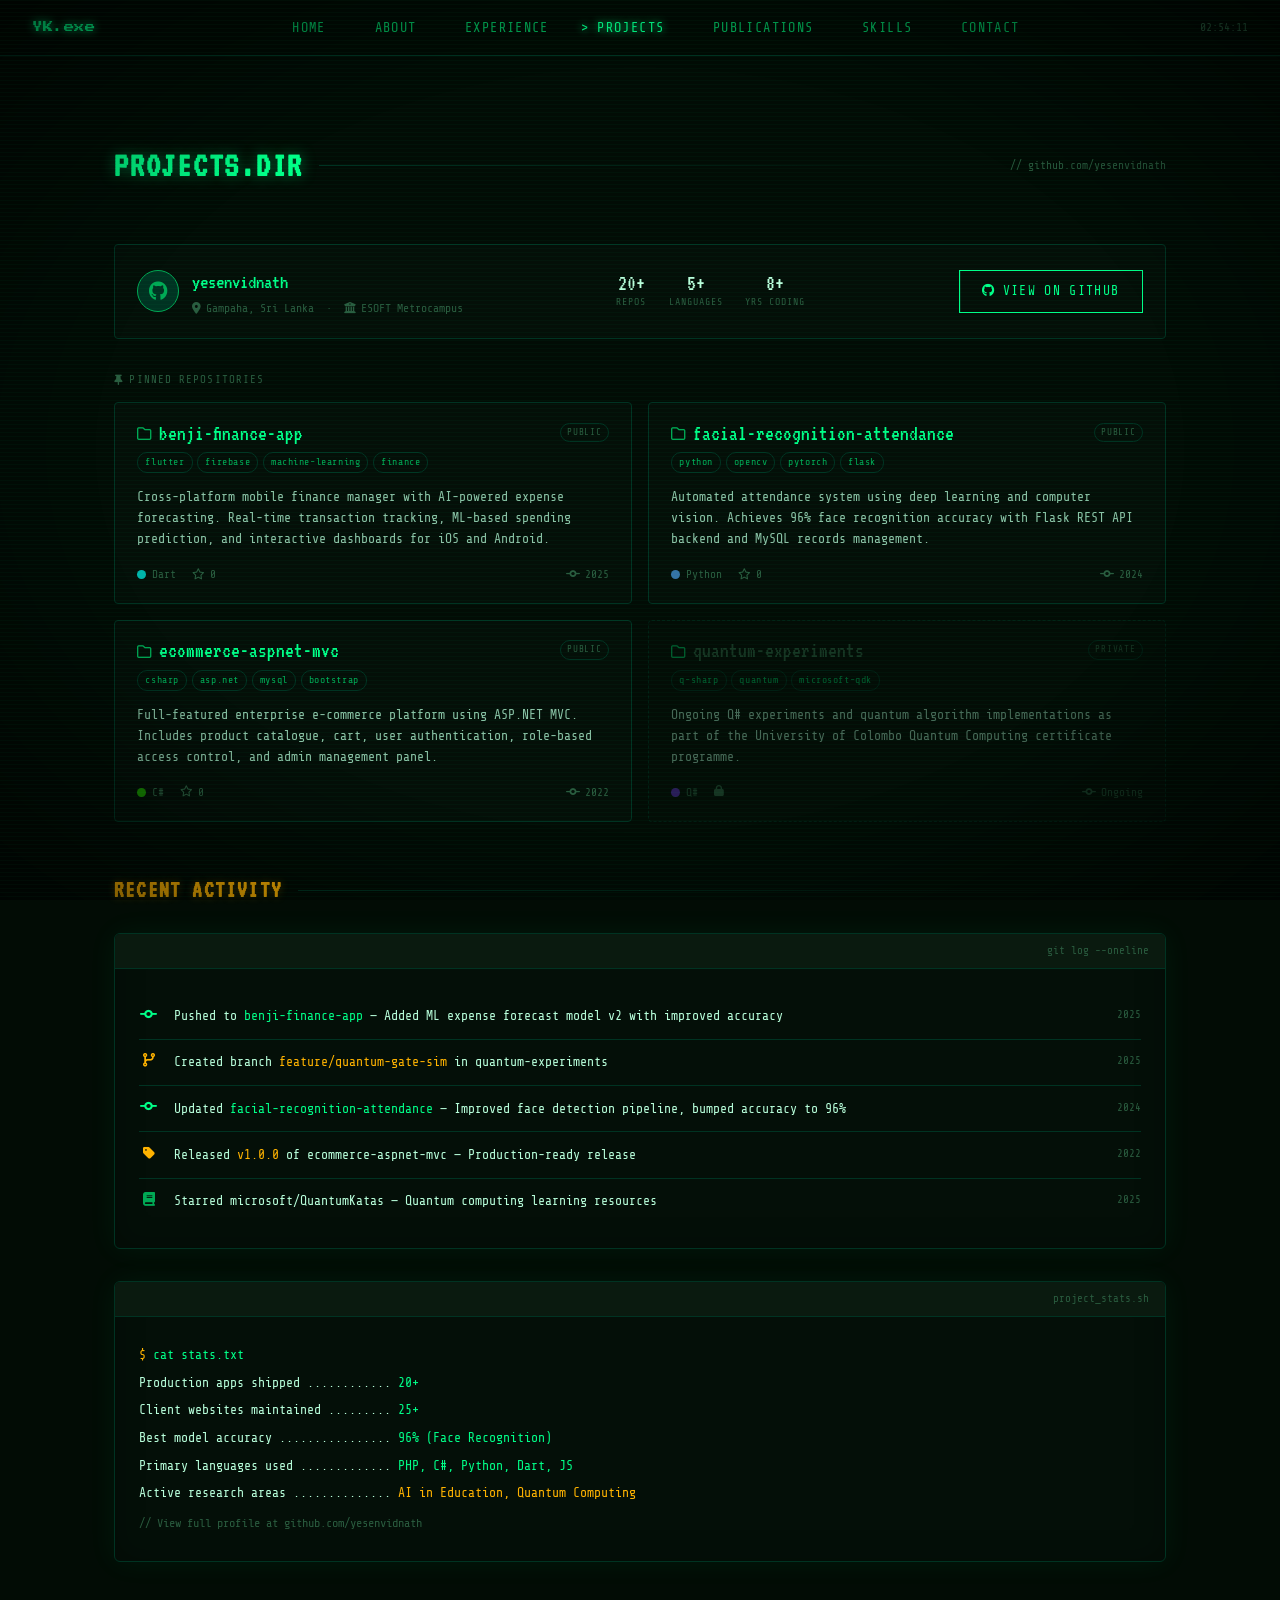
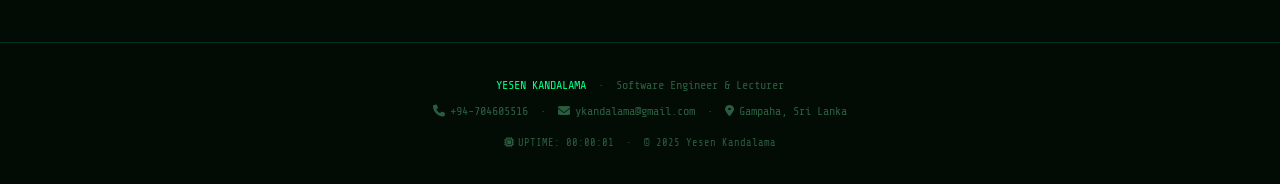
<file: projects.html>
<!DOCTYPE html>
<html lang="en">
<head>
<meta charset="UTF-8">
<meta name="viewport" content="width=device-width, initial-scale=1.0">
<title>Projects — Yesen Kandalama</title>
<link rel="stylesheet" href="style.css">
<link rel="stylesheet" href="https://cdnjs.cloudflare.com/ajax/libs/font-awesome/6.5.0/css/all.min.css">
<style>
  .gh-header {
    display: flex; align-items: center; justify-content: space-between;
    flex-wrap: wrap; gap: 1rem;
    padding: 1.2rem 1.4rem;
    background: var(--bg2); border: 1px solid var(--border);
    border-radius: 4px; margin-bottom: 2rem;
  }
  .gh-profile { display: flex; align-items: center; gap: 0.8rem; }
  .gh-avatar {
    width: 42px; height: 42px; border-radius: 50%;
    background: var(--border); display: flex; align-items: center; justify-content: center;
    border: 1px solid var(--green-dim);
  }
  .gh-avatar i { color: var(--green-dim); font-size: 1.2rem; }
  .gh-username { font-family: 'VT323', monospace; font-size: 1.3rem; color: var(--green); }
  .gh-handle { font-size: 0.72rem; color: var(--muted); }
  .gh-stats { display: flex; gap: 1.4rem; }
  .gh-stat { text-align: center; }
  .gh-stat-val { font-family: 'VT323', monospace; font-size: 1.4rem; color: var(--text); display: block; line-height: 1; }
  .gh-stat-label { font-size: 0.62rem; color: var(--muted); text-transform: uppercase; letter-spacing: 0.1em; }

  .repo-grid { display: grid; grid-template-columns: repeat(2,1fr); gap: 1rem; }

  .repo-card {
    background: var(--bg2); border: 1px solid var(--border);
    border-radius: 4px; padding: 1.2rem 1.4rem;
    transition: all 0.25s; position: relative; overflow: hidden;
    display: flex; flex-direction: column;
  }
  .repo-card::before {
    content: ''; position: absolute; top: 0; left: 0;
    height: 2px; width: 0;
    background: linear-gradient(90deg, var(--green), var(--amber));
    transition: width 0.3s;
  }
  .repo-card:hover { border-color: var(--green-dim); box-shadow: 0 0 20px rgba(0,255,136,0.06); transform: translateY(-2px); }
  .repo-card:hover::before { width: 100%; }

  .repo-card-top { display: flex; align-items: flex-start; justify-content: space-between; gap: 0.5rem; margin-bottom: 0.5rem; }
  .repo-icon { color: var(--green-dim); font-size: 0.9rem; margin-top: 0.15rem; flex-shrink: 0; }
  .repo-name { font-family: 'VT323', monospace; font-size: 1.35rem; color: var(--green); line-height: 1; }
  .repo-visibility { font-size: 0.58rem; border: 1px solid var(--border); color: var(--muted); padding: 1px 6px; border-radius: 10px; letter-spacing: 0.08em; align-self: flex-start; }

  .repo-desc { font-size: 0.82rem; color: var(--text); opacity: 0.75; line-height: 1.6; margin-bottom: 1rem; flex: 1; }

  .repo-meta { display: flex; align-items: center; gap: 1rem; font-size: 0.7rem; color: var(--muted); margin-top: auto; }
  .repo-lang { display: flex; align-items: center; gap: 0.35rem; }
  .lang-dot { width: 9px; height: 9px; border-radius: 50%; flex-shrink: 0; }
  .repo-stars { display: flex; align-items: center; gap: 0.3rem; }
  .repo-updated { margin-left: auto; }

  .repo-tags { display: flex; flex-wrap: wrap; gap: 0.3rem; margin-bottom: 0.8rem; }
  .repo-tag { font-size: 0.62rem; color: var(--green-dim); border: 1px solid var(--border); padding: 1px 7px; border-radius: 10px; letter-spacing: 0.06em; }

  .lang-colors { --php:'#4f5d95'; --python:'#3572A5'; --csharp:'#178600'; --dart:'#00B4AB'; --js:'#f1e05a'; }

  .pinned-label {
    display: flex; align-items: center; gap: 0.4rem;
    font-size: 0.68rem; color: var(--muted); letter-spacing: 0.1em;
    text-transform: uppercase; margin-bottom: 0.8rem;
  }

  .activity-row {
    display: flex; align-items: flex-start; gap: 1rem;
    padding: 0.8rem 0; border-bottom: 1px solid var(--border);
    font-size: 0.82rem;
  }
  .activity-row:last-child { border-bottom: none; }
  .activity-icon { color: var(--green-dim); font-size: 0.85rem; margin-top: 0.1rem; width: 1.2rem; text-align: center; flex-shrink: 0; }
  .activity-main { flex: 1; color: var(--text); line-height: 1.5; }
  .activity-time { font-size: 0.68rem; color: var(--muted); white-space: nowrap; }

  @media (max-width: 680px) { .repo-grid { grid-template-columns: 1fr; } .gh-stats { gap: 1rem; } }
</style>
</head>
<body>

<nav>
  <a href="index.html" class="nav-logo glitch">YK.exe</a>
  <ul class="nav-links" id="nav-links">
    <li><a href="index.html">HOME</a></li>
    <li><a href="about.html">ABOUT</a></li>
    <li><a href="experience.html">EXPERIENCE</a></li>
    <li><a href="projects.html" class="active">PROJECTS</a></li>
    <li><a href="publications.html">PUBLICATIONS</a></li>
    <li><a href="skills.html">SKILLS</a></li>
    <li><a href="contact.html">CONTACT</a></li>
  </ul>
  <div class="nav-time" id="nav-clock">--:--:--</div>
  <div class="hamburger" id="hamburger" onclick="toggleMenu()"><span></span><span></span><span></span></div>
</nav>

<main>
  <section class="section">
    <div class="container">

      <div class="section-heading">
        <h2 class="glow">PROJECTS.DIR</h2>
        <div class="sh-line"></div>
        <span class="sh-tag">// github.com/yesenvidnath</span>
      </div>

      <!-- GitHub profile header -->
      <div class="gh-header">
        <div class="gh-profile">
          <div class="gh-avatar"><i class="fa-brands fa-github"></i></div>
          <div>
            <div class="gh-username">yesenvidnath</div>
            <div class="gh-handle">
              <i class="fa-solid fa-location-dot" style="margin-right:0.3rem"></i>Gampaha, Sri Lanka
              &nbsp;&middot;&nbsp;
              <i class="fa-solid fa-building-columns" style="margin-right:0.3rem"></i>ESOFT Metrocampus
            </div>
          </div>
        </div>
        <div class="gh-stats">
          <div class="gh-stat"><span class="gh-stat-val">20+</span><div class="gh-stat-label">Repos</div></div>
          <div class="gh-stat"><span class="gh-stat-val">5+</span><div class="gh-stat-label">Languages</div></div>
          <div class="gh-stat"><span class="gh-stat-val">8+</span><div class="gh-stat-label">Yrs Coding</div></div>
        </div>
        <a href="https://github.com/yesenvidnath" target="_blank" class="btn" style="align-self:center">
          <span><i class="fa-brands fa-github" style="margin-right:0.4rem"></i>VIEW ON GITHUB</span>
        </a>
      </div>

      <!-- Pinned repos -->
      <div class="pinned-label">
        <i class="fa-solid fa-thumbtack"></i> PINNED REPOSITORIES
      </div>

      <div class="repo-grid">

        <div class="repo-card">
          <div class="repo-card-top">
            <div style="display:flex;align-items:center;gap:0.5rem">
              <i class="fa-regular fa-folder repo-icon"></i>
              <div class="repo-name">benji-finance-app</div>
            </div>
            <span class="repo-visibility">PUBLIC</span>
          </div>
          <div class="repo-tags">
            <span class="repo-tag">flutter</span><span class="repo-tag">firebase</span>
            <span class="repo-tag">machine-learning</span><span class="repo-tag">finance</span>
          </div>
          <p class="repo-desc">Cross-platform mobile finance manager with AI-powered expense forecasting. Real-time transaction tracking, ML-based spending prediction, and interactive dashboards for iOS and Android.</p>
          <div class="repo-meta">
            <div class="repo-lang">
              <div class="lang-dot" style="background:#00B4AB"></div>
              <span>Dart</span>
            </div>
            <div class="repo-stars"><i class="fa-regular fa-star"></i> 0</div>
            <div class="repo-updated"><i class="fa-solid fa-code-commit" style="margin-right:0.3rem"></i>2025</div>
          </div>
        </div>

        <div class="repo-card">
          <div class="repo-card-top">
            <div style="display:flex;align-items:center;gap:0.5rem">
              <i class="fa-regular fa-folder repo-icon"></i>
              <div class="repo-name">facial-recognition-attendance</div>
            </div>
            <span class="repo-visibility">PUBLIC</span>
          </div>
          <div class="repo-tags">
            <span class="repo-tag">python</span><span class="repo-tag">opencv</span>
            <span class="repo-tag">pytorch</span><span class="repo-tag">flask</span>
          </div>
          <p class="repo-desc">Automated attendance system using deep learning and computer vision. Achieves 96% face recognition accuracy with Flask REST API backend and MySQL records management.</p>
          <div class="repo-meta">
            <div class="repo-lang">
              <div class="lang-dot" style="background:#3572A5"></div>
              <span>Python</span>
            </div>
            <div class="repo-stars"><i class="fa-regular fa-star"></i> 0</div>
            <div class="repo-updated"><i class="fa-solid fa-code-commit" style="margin-right:0.3rem"></i>2024</div>
          </div>
        </div>

        <div class="repo-card">
          <div class="repo-card-top">
            <div style="display:flex;align-items:center;gap:0.5rem">
              <i class="fa-regular fa-folder repo-icon"></i>
              <div class="repo-name">ecommerce-aspnet-mvc</div>
            </div>
            <span class="repo-visibility">PUBLIC</span>
          </div>
          <div class="repo-tags">
            <span class="repo-tag">csharp</span><span class="repo-tag">asp.net</span>
            <span class="repo-tag">mysql</span><span class="repo-tag">bootstrap</span>
          </div>
          <p class="repo-desc">Full-featured enterprise e-commerce platform using ASP.NET MVC. Includes product catalogue, cart, user authentication, role-based access control, and admin management panel.</p>
          <div class="repo-meta">
            <div class="repo-lang">
              <div class="lang-dot" style="background:#178600"></div>
              <span>C#</span>
            </div>
            <div class="repo-stars"><i class="fa-regular fa-star"></i> 0</div>
            <div class="repo-updated"><i class="fa-solid fa-code-commit" style="margin-right:0.3rem"></i>2022</div>
          </div>
        </div>

        <div class="repo-card" style="border-style:dashed;opacity:0.5">
          <div class="repo-card-top">
            <div style="display:flex;align-items:center;gap:0.5rem">
              <i class="fa-regular fa-folder repo-icon"></i>
              <div class="repo-name" style="color:var(--muted)">quantum-experiments</div>
            </div>
            <span class="repo-visibility">PRIVATE</span>
          </div>
          <div class="repo-tags">
            <span class="repo-tag">q-sharp</span><span class="repo-tag">quantum</span>
            <span class="repo-tag">microsoft-qdk</span>
          </div>
          <p class="repo-desc">Ongoing Q# experiments and quantum algorithm implementations as part of the University of Colombo Quantum Computing certificate programme.</p>
          <div class="repo-meta">
            <div class="repo-lang">
              <div class="lang-dot" style="background:#512da8"></div>
              <span>Q#</span>
            </div>
            <div class="repo-stars"><i class="fa-solid fa-lock" style="font-size:0.7rem"></i></div>
            <div class="repo-updated"><i class="fa-solid fa-code-commit" style="margin-right:0.3rem"></i>Ongoing</div>
          </div>
        </div>

      </div>

      <!-- Activity feed -->
      <div style="margin-top:3rem">
        <div class="section-heading" style="margin-bottom:1.4rem">
          <h2 style="font-size:1.5rem;color:var(--amber);text-shadow:0 0 8px rgba(255,179,0,0.3)">RECENT ACTIVITY</h2>
          <div class="sh-line"></div>
        </div>
        <div class="terminal">
          <div class="terminal-bar">
  
            <span class="t-title">git log --oneline</span>
          </div>
          <div class="terminal-body">

            <div class="activity-row">
              <i class="fa-solid fa-code-commit activity-icon" style="color:var(--green)"></i>
              <div class="activity-main">
                Pushed to <span style="color:var(--green)">benji-finance-app</span> &mdash; Added ML expense forecast model v2 with improved accuracy
              </div>
              <div class="activity-time">2025</div>
            </div>

            <div class="activity-row">
              <i class="fa-solid fa-code-branch activity-icon" style="color:var(--amber)"></i>
              <div class="activity-main">
                Created branch <span style="color:var(--amber)">feature/quantum-gate-sim</span> in quantum-experiments
              </div>
              <div class="activity-time">2025</div>
            </div>

            <div class="activity-row">
              <i class="fa-solid fa-code-commit activity-icon" style="color:var(--green)"></i>
              <div class="activity-main">
                Updated <span style="color:var(--green)">facial-recognition-attendance</span> &mdash; Improved face detection pipeline, bumped accuracy to 96%
              </div>
              <div class="activity-time">2024</div>
            </div>

            <div class="activity-row">
              <i class="fa-solid fa-tag activity-icon" style="color:var(--amber)"></i>
              <div class="activity-main">
                Released <span style="color:var(--amber)">v1.0.0</span> of ecommerce-aspnet-mvc &mdash; Production-ready release
              </div>
              <div class="activity-time">2022</div>
            </div>

            <div class="activity-row">
              <i class="fa-solid fa-book activity-icon" style="color:var(--green-dim)"></i>
              <div class="activity-main">
                Starred <span style="color:var(--text)">microsoft/QuantumKatas</span> &mdash; Quantum computing learning resources
              </div>
              <div class="activity-time">2025</div>
            </div>

          </div>
        </div>
      </div>

      <!-- Stats terminal -->
      <div class="terminal" style="margin-top:2rem">
        <div class="terminal-bar">

          <span class="t-title">project_stats.sh</span>
        </div>
        <div class="terminal-body" style="font-size:0.82rem;line-height:2.1">
          <div class="prompt">cat stats.txt</div>
          <div style="color:var(--text)">Production apps shipped ............ <span style="color:var(--green)">20+</span></div>
          <div style="color:var(--text)">Client websites maintained ......... <span style="color:var(--green)">25+</span></div>
          <div style="color:var(--text)">Best model accuracy ................ <span style="color:var(--green)">96% (Face Recognition)</span></div>
          <div style="color:var(--text)">Primary languages used ............. <span style="color:var(--green)">PHP, C#, Python, Dart, JS</span></div>
          <div style="color:var(--text)">Active research areas .............. <span style="color:var(--amber)">AI in Education, Quantum Computing</span></div>
          <div style="color:var(--muted);margin-top:0.3rem;font-size:0.75rem">// View full profile at github.com/yesenvidnath</div>
        </div>
      </div>

    </div>
  </section>
</main>

<footer>
  <div class="container">
    <p style="margin-bottom:0.4rem"><span style="color:var(--green)">YESEN KANDALAMA</span> &nbsp;&middot;&nbsp; Software Engineer &amp; Lecturer</p>
    <p>
      <i class="fa-solid fa-phone" style="margin-right:0.3rem"></i>+94-704605516 &nbsp;&middot;&nbsp;
      <i class="fa-solid fa-envelope" style="margin-right:0.3rem"></i>ykandalama@gmail.com &nbsp;&middot;&nbsp;
      <i class="fa-solid fa-location-dot" style="margin-right:0.3rem"></i>Gampaha, Sri Lanka
    </p>
    <p style="margin-top:0.8rem;font-size:0.65rem"><i class="fa-solid fa-microchip" style="margin-right:0.3rem"></i>UPTIME: <span id="uptime">00:00:00</span> &nbsp;&middot;&nbsp; &copy; 2025 Yesen Kandalama</p>
  </div>
</footer>
<script src="main.js"></script>
</body>
</html>
</file>
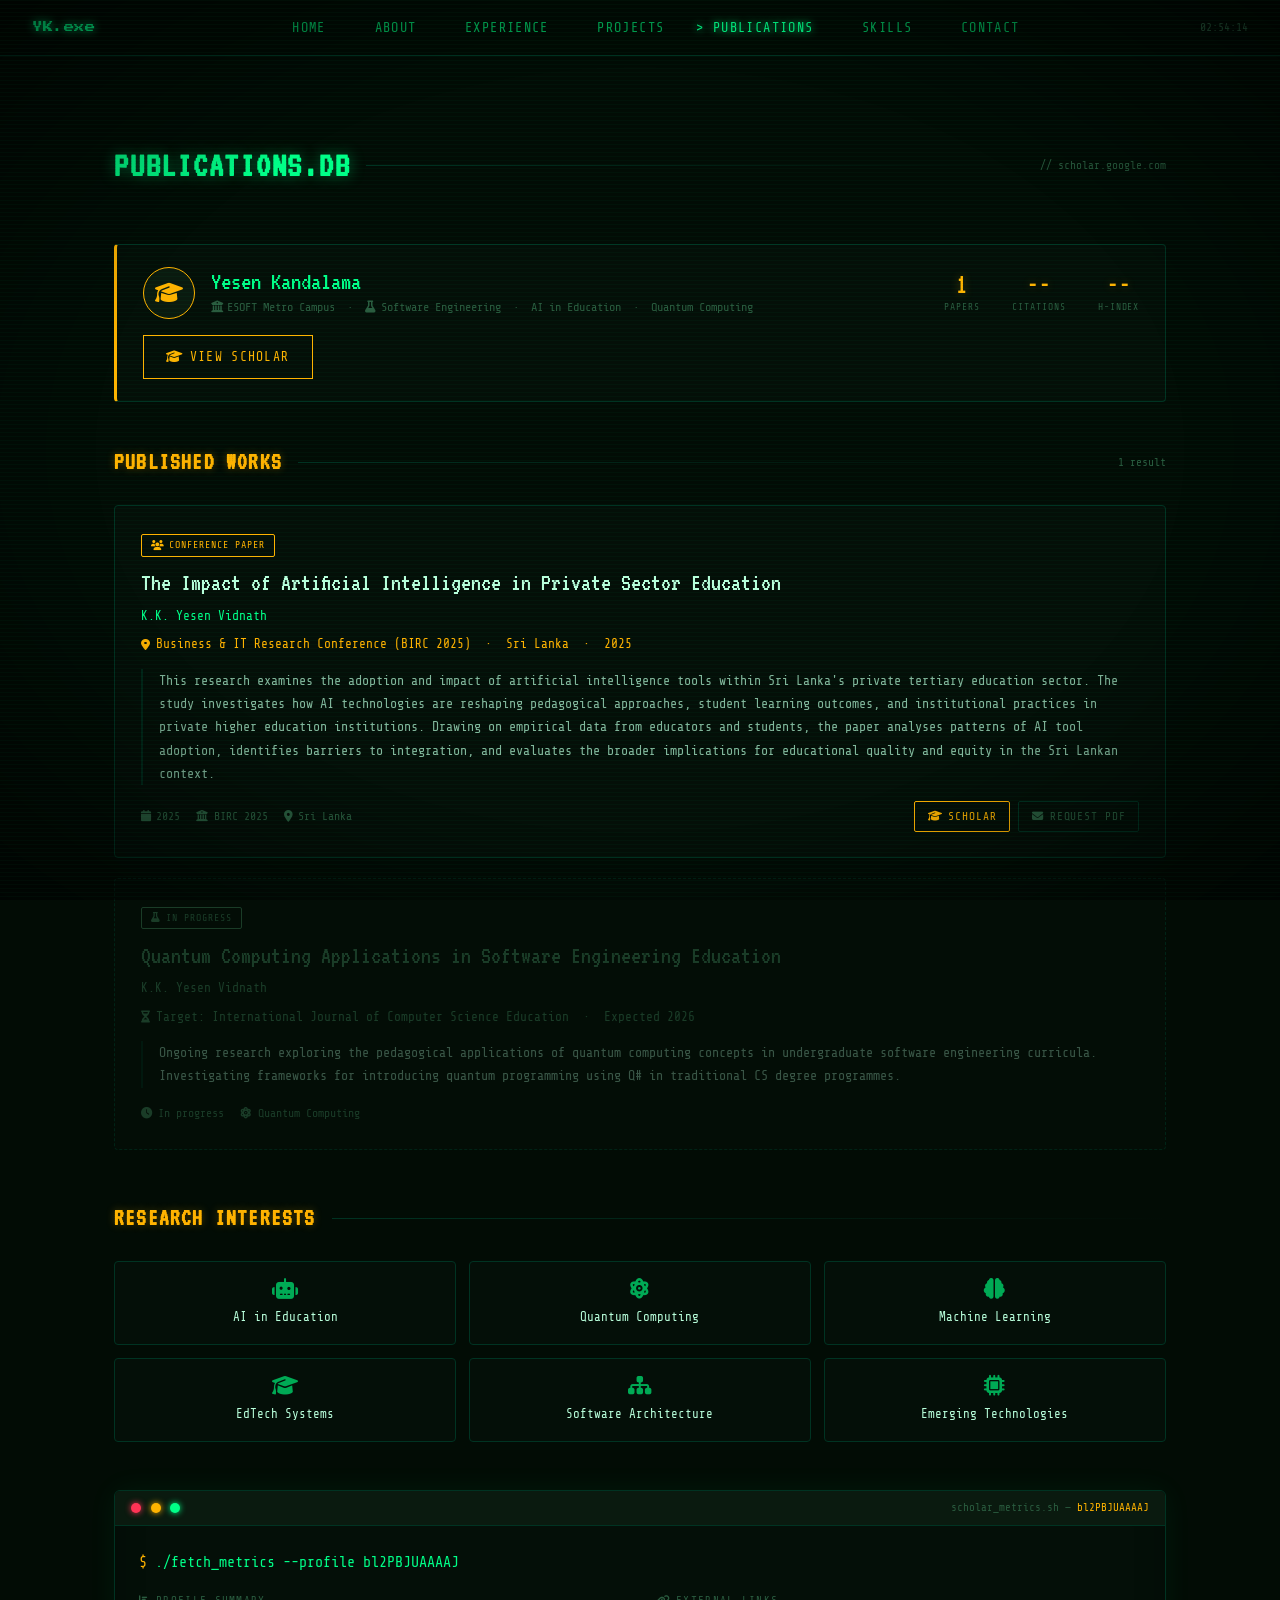
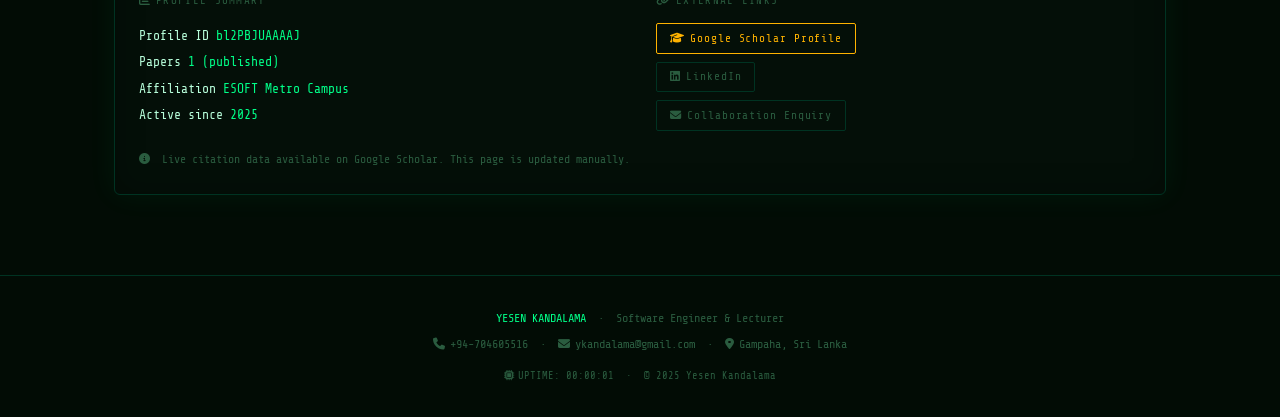
<file: publications.html>
<!DOCTYPE html>
<html lang="en">
<head>
<meta charset="UTF-8">
<meta name="viewport" content="width=device-width, initial-scale=1.0">
<title>Publications — Yesen Kandalama</title>
<link rel="stylesheet" href="style.css">
<link rel="stylesheet" href="https://cdnjs.cloudflare.com/ajax/libs/font-awesome/6.5.0/css/all.min.css">
<style>
.scholar-header {
  display: flex; align-items: center; justify-content: space-between;
  flex-wrap: wrap; gap: 1rem;
  padding: 1.4rem 1.6rem;
  background: var(--bg2); border: 1px solid var(--border);
  border-radius: 4px; border-left: 3px solid var(--amber);
  margin-bottom: 2.5rem;
}
.scholar-profile { display: flex; align-items: center; gap: 1rem; }
.scholar-avatar {
  width: 52px; height: 52px; border-radius: 50%;
  background: #0a1a0f; display: flex; align-items: center; justify-content: center;
  border: 1px solid var(--amber);
}
.scholar-avatar i { color: var(--amber); font-size: 1.4rem; }
.scholar-name { font-family: 'VT323', monospace; font-size: 1.6rem; color: var(--green); line-height: 1; }
.scholar-affil { font-size: 0.75rem; color: var(--muted); margin-top: 0.2rem; }
.scholar-affil i { margin-right: 0.3rem; }

.scholar-metrics { display: flex; gap: 2rem; }
.sm-item { text-align: center; }
.sm-val { font-family: 'VT323', monospace; font-size: 1.8rem; color: var(--amber); display: block; line-height: 1; text-shadow: 0 0 10px rgba(255,179,0,0.3); }
.sm-label { font-size: 0.6rem; color: var(--muted); text-transform: uppercase; letter-spacing: 0.1em; }

/* Publication card */
.pub-card {
  background: var(--bg2); border: 1px solid var(--border);
  border-radius: 4px; padding: 1.6rem;
  margin-bottom: 1.2rem; transition: all 0.3s;
  position: relative; overflow: hidden;
}
.pub-card::before {
  content: ''; position: absolute; left: 0; top: 0; bottom: 0;
  width: 3px; background: var(--amber); opacity: 0;
  transition: opacity 0.3s;
}
.pub-card:hover { border-color: rgba(255,179,0,0.3); box-shadow: 0 0 20px rgba(255,179,0,0.05); }
.pub-card:hover::before { opacity: 1; }

.pub-type-badge {
  display: inline-flex; align-items: center; gap: 0.35rem;
  padding: 2px 9px; border-radius: 2px;
  font-size: 0.62rem; letter-spacing: 0.1em; text-transform: uppercase;
  margin-bottom: 0.7rem;
}
.pub-type-badge.conference { border: 1px solid var(--amber); color: var(--amber); }
.pub-type-badge.journal { border: 1px solid var(--green-dim); color: var(--green); }
.pub-type-badge.preprint { border: 1px solid var(--muted); color: var(--muted); }

.pub-title {
  font-family: 'VT323', monospace; font-size: 1.55rem;
  color: var(--text); line-height: 1.2; margin-bottom: 0.5rem;
  transition: color 0.2s; cursor: default;
}
.pub-card:hover .pub-title { color: var(--green); }

.pub-authors { font-size: 0.8rem; color: var(--muted); margin-bottom: 0.4rem; }
.pub-authors .author-me { color: var(--green); font-weight: 500; }

.pub-venue {
  font-size: 0.8rem; color: var(--amber); margin-bottom: 0.8rem;
  display: flex; align-items: center; gap: 0.4rem;
}
.pub-venue i { font-size: 0.75rem; }

.pub-abstract {
  font-size: 0.83rem; line-height: 1.75; color: var(--text);
  opacity: 0.7; margin-bottom: 1rem;
  border-left: 2px solid var(--border); padding-left: 1rem;
}

.pub-footer { display: flex; align-items: center; gap: 1rem; flex-wrap: wrap; }
.pub-stat { display: flex; align-items: center; gap: 0.35rem; font-size: 0.72rem; color: var(--muted); }
.pub-stat i { font-size: 0.72rem; }
.pub-links { margin-left: auto; display: flex; gap: 0.5rem; }
.pub-link {
  display: inline-flex; align-items: center; gap: 0.35rem;
  padding: 0.3rem 0.8rem; border: 1px solid var(--border);
  color: var(--muted); text-decoration: none; font-size: 0.7rem;
  letter-spacing: 0.08em; border-radius: 2px; transition: all 0.2s;
}
.pub-link:hover { border-color: var(--green); color: var(--green); }
.pub-link.primary { border-color: var(--amber); color: var(--amber); }
.pub-link.primary:hover { background: var(--amber); color: var(--bg); }

/* Research interests */
.interest-grid { display: grid; grid-template-columns: repeat(3,1fr); gap: 0.8rem; margin-top: 1rem; }
.interest-item {
  background: var(--bg2); border: 1px solid var(--border); border-radius: 4px;
  padding: 1rem; text-align: center; transition: all 0.2s;
}
.interest-item:hover { border-color: var(--green-dim); }
.interest-item i { font-size: 1.3rem; color: var(--green-dim); display: block; margin-bottom: 0.5rem; }
.interest-name { font-size: 0.78rem; color: var(--text); }

/* Citation graph (ASCII style) */
.cite-graph { font-family: 'Share Tech Mono', monospace; font-size: 0.78rem; line-height: 1.6; }
.cite-bar { display: flex; align-items: center; gap: 0.6rem; margin-bottom: 0.4rem; }
.cite-year { color: var(--muted); width: 2.5rem; text-align: right; flex-shrink: 0; }
.cite-fill { height: 14px; background: linear-gradient(90deg, var(--green-dim), var(--green)); border-radius: 1px; transition: width 1s ease; min-width: 2px; }
.cite-count { color: var(--text); font-size: 0.72rem; }

@media (max-width: 680px) {
  .scholar-header { flex-direction: column; }
  .scholar-metrics { gap: 1rem; }
  .interest-grid { grid-template-columns: repeat(2,1fr); }
  .pub-links { margin-left: 0; }
}
</style>
</head>
<body>

<nav>
  <a href="index.html" class="nav-logo glitch">YK.exe</a>
  <ul class="nav-links" id="nav-links">
    <li><a href="index.html">HOME</a></li>
    <li><a href="about.html">ABOUT</a></li>
    <li><a href="experience.html">EXPERIENCE</a></li>
    <li><a href="projects.html">PROJECTS</a></li>
    <li><a href="publications.html" class="active">PUBLICATIONS</a></li>
    <li><a href="skills.html">SKILLS</a></li>
    <li><a href="contact.html">CONTACT</a></li>
  </ul>
  <div class="nav-time" id="nav-clock">--:--:--</div>
  <div class="hamburger" id="hamburger" onclick="toggleMenu()"><span></span><span></span><span></span></div>
</nav>

<main>
  <section class="section">
    <div class="container">

      <div class="section-heading">
        <h2 class="glow">PUBLICATIONS.DB</h2>
        <div class="sh-line"></div>
        <span class="sh-tag">// scholar.google.com</span>
      </div>

      <!-- Scholar profile header -->
      <div class="scholar-header">
        <div class="scholar-profile">
          <div class="scholar-avatar"><i class="fa-solid fa-graduation-cap"></i></div>
          <div>
            <div class="scholar-name">Yesen Kandalama</div>
            <div class="scholar-affil">
              <i class="fa-solid fa-building-columns"></i>ESOFT Metro Campus &nbsp;&middot;&nbsp;
              <i class="fa-solid fa-flask"></i>Software Engineering &nbsp;&middot;&nbsp; AI in Education &nbsp;&middot;&nbsp; Quantum Computing
            </div>
          </div>
        </div>
        <div class="scholar-metrics">
          <div class="sm-item"><span class="sm-val">1</span><div class="sm-label">Papers</div></div>
          <div class="sm-item"><span class="sm-val">--</span><div class="sm-label">Citations</div></div>
          <div class="sm-item"><span class="sm-val">--</span><div class="sm-label">h-index</div></div>
        </div>
        <a href="https://scholar.google.com/citations?user=bl2PBJUAAAAJ&hl=en" target="_blank" class="btn btn-amber">
          <span><i class="fa-solid fa-graduation-cap" style="margin-right:0.4rem"></i>VIEW SCHOLAR</span>
        </a>
      </div>

      <!-- Publications list -->
      <div class="section-heading" style="margin-bottom:1.4rem">
        <h2 style="font-size:1.5rem;color:var(--amber);text-shadow:0 0 8px rgba(255,179,0,0.3)">PUBLISHED WORKS</h2>
        <div class="sh-line"></div>
        <span class="sh-tag">1 result</span>
      </div>

      <!-- Paper 1 -->
      <div class="pub-card">
        <div class="pub-type-badge conference">
          <i class="fa-solid fa-users"></i> CONFERENCE PAPER
        </div>
        <div class="pub-title">The Impact of Artificial Intelligence in Private Sector Education</div>
        <div class="pub-authors">
          <span class="author-me">K.K. Yesen Vidnath</span>
        </div>
        <div class="pub-venue">
          <i class="fa-solid fa-location-dot"></i>
          Business &amp; IT Research Conference (BIRC 2025) &nbsp;&middot;&nbsp; Sri Lanka &nbsp;&middot;&nbsp; 2025
        </div>
        <div class="pub-abstract">
          This research examines the adoption and impact of artificial intelligence tools within Sri Lanka's private
          tertiary education sector. The study investigates how AI technologies are reshaping pedagogical approaches,
          student learning outcomes, and institutional practices in private higher education institutions.
          Drawing on empirical data from educators and students, the paper analyses patterns of AI tool adoption,
          identifies barriers to integration, and evaluates the broader implications for educational quality and
          equity in the Sri Lankan context.
        </div>
        <div class="pub-footer">
          <div class="pub-stat">
            <i class="fa-solid fa-calendar"></i> 2025
          </div>
          <div class="pub-stat">
            <i class="fa-solid fa-building-columns"></i> BIRC 2025
          </div>
          <div class="pub-stat">
            <i class="fa-solid fa-location-dot"></i> Sri Lanka
          </div>
          <div class="pub-links">
            <a href="https://scholar.google.com/citations?user=bl2PBJUAAAAJ&hl=en" target="_blank" class="pub-link primary">
              <i class="fa-solid fa-graduation-cap"></i> SCHOLAR
            </a>
            <a href="mailto:ykandalama@gmail.com" class="pub-link">
              <i class="fa-solid fa-envelope"></i> REQUEST PDF
            </a>
          </div>
        </div>
      </div>

      <!-- In progress -->
      <div class="pub-card" style="border-style:dashed;opacity:0.6">
        <div class="pub-type-badge preprint">
          <i class="fa-solid fa-flask"></i> IN PROGRESS
        </div>
        <div class="pub-title" style="color:var(--muted)">Quantum Computing Applications in Software Engineering Education</div>
        <div class="pub-authors" style="color:var(--muted)">K.K. Yesen Vidnath</div>
        <div class="pub-venue" style="color:var(--muted)">
          <i class="fa-solid fa-hourglass-half"></i>
          Target: International Journal of Computer Science Education &nbsp;&middot;&nbsp; Expected 2026
        </div>
        <div class="pub-abstract" style="opacity:0.5">
          Ongoing research exploring the pedagogical applications of quantum computing concepts in undergraduate
          software engineering curricula. Investigating frameworks for introducing quantum programming using Q#
          in traditional CS degree programmes.
        </div>
        <div class="pub-footer">
          <div class="pub-stat"><i class="fa-solid fa-clock"></i> In progress</div>
          <div class="pub-stat"><i class="fa-solid fa-atom"></i> Quantum Computing</div>
        </div>
      </div>

      <!-- Research interests -->
      <div style="margin-top:3rem">
        <div class="section-heading" style="margin-bottom:1.4rem">
          <h2 style="font-size:1.5rem;color:var(--amber);text-shadow:0 0 8px rgba(255,179,0,0.3)">RESEARCH INTERESTS</h2>
          <div class="sh-line"></div>
        </div>
        <div class="interest-grid">
          <div class="interest-item">
            <i class="fa-solid fa-robot"></i>
            <div class="interest-name">AI in Education</div>
          </div>
          <div class="interest-item">
            <i class="fa-solid fa-atom"></i>
            <div class="interest-name">Quantum Computing</div>
          </div>
          <div class="interest-item">
            <i class="fa-solid fa-brain"></i>
            <div class="interest-name">Machine Learning</div>
          </div>
          <div class="interest-item">
            <i class="fa-solid fa-graduation-cap"></i>
            <div class="interest-name">EdTech Systems</div>
          </div>
          <div class="interest-item">
            <i class="fa-solid fa-sitemap"></i>
            <div class="interest-name">Software Architecture</div>
          </div>
          <div class="interest-item">
            <i class="fa-solid fa-microchip"></i>
            <div class="interest-name">Emerging Technologies</div>
          </div>
        </div>
      </div>

      <!-- Citation timeline terminal -->
      <div class="terminal" style="margin-top:3rem">
        <div class="terminal-bar">
          <div class="t-dot r"></div><div class="t-dot y"></div><div class="t-dot g"></div>
          <span class="t-title">scholar_metrics.sh &mdash; <a href="https://scholar.google.com/citations?user=bl2PBJUAAAAJ&hl=en" target="_blank" style="color:var(--amber);text-decoration:none">bl2PBJUAAAAJ</a></span>
        </div>
        <div class="terminal-body">
          <div class="prompt" style="margin-bottom:1rem">./fetch_metrics --profile bl2PBJUAAAAJ</div>
          <div style="display:grid;grid-template-columns:1fr 1fr;gap:2rem">
            <div>
              <div style="font-size:0.68rem;color:var(--muted);letter-spacing:0.12em;text-transform:uppercase;margin-bottom:0.8rem">
                <i class="fa-solid fa-chart-bar" style="margin-right:0.3rem"></i>Profile Summary
              </div>
              <div style="font-size:0.82rem;line-height:2;color:var(--text)">
                <div>Profile ID <span style="color:var(--green)">bl2PBJUAAAAJ</span></div>
                <div>Papers <span style="color:var(--green)">1 (published)</span></div>
                <div>Affiliation <span style="color:var(--green)">ESOFT Metro Campus</span></div>
                <div>Active since <span style="color:var(--green)">2025</span></div>
              </div>
            </div>
            <div>
              <div style="font-size:0.68rem;color:var(--muted);letter-spacing:0.12em;text-transform:uppercase;margin-bottom:0.8rem">
                <i class="fa-solid fa-link" style="margin-right:0.3rem"></i>External Links
              </div>
              <div style="display:flex;flex-direction:column;gap:0.5rem;margin-top:0.3rem">
                <a href="https://scholar.google.com/citations?user=bl2PBJUAAAAJ&hl=en" target="_blank" class="pub-link primary" style="width:fit-content">
                  <i class="fa-solid fa-graduation-cap"></i> Google Scholar Profile
                </a>
                <a href="https://linkedin.com/in/yesenkandalama" target="_blank" class="pub-link" style="width:fit-content">
                  <i class="fa-brands fa-linkedin"></i> LinkedIn
                </a>
                <a href="mailto:ykandalama@gmail.com" class="pub-link" style="width:fit-content">
                  <i class="fa-solid fa-envelope"></i> Collaboration Enquiry
                </a>
              </div>
            </div>
          </div>
          <div style="margin-top:1.2rem;font-size:0.72rem;color:var(--muted)">
            <i class="fa-solid fa-circle-info" style="margin-right:0.3rem"></i>
            Live citation data available on Google Scholar. This page is updated manually.
          </div>
        </div>
      </div>

    </div>
  </section>
</main>

<footer>
  <div class="container">
    <p style="margin-bottom:0.4rem"><span style="color:var(--green)">YESEN KANDALAMA</span> &nbsp;&middot;&nbsp; Software Engineer &amp; Lecturer</p>
    <p>
      <i class="fa-solid fa-phone" style="margin-right:0.3rem"></i>+94-704605516 &nbsp;&middot;&nbsp;
      <i class="fa-solid fa-envelope" style="margin-right:0.3rem"></i>ykandalama@gmail.com &nbsp;&middot;&nbsp;
      <i class="fa-solid fa-location-dot" style="margin-right:0.3rem"></i>Gampaha, Sri Lanka
    </p>
    <p style="margin-top:0.8rem;font-size:0.65rem"><i class="fa-solid fa-microchip" style="margin-right:0.3rem"></i>UPTIME: <span id="uptime">00:00:00</span> &nbsp;&middot;&nbsp; &copy; 2025 Yesen Kandalama</p>
  </div>
</footer>
<script src="main.js"></script>
<script>
// Animate citation bars
const obsC = new IntersectionObserver(entries => {
  if (entries[0].isIntersecting) {
    document.querySelectorAll('.cite-fill').forEach(el => {
      el.style.width = el.dataset.w || '0px';
    });
    obsC.disconnect();
  }
}, { threshold: 0.2 });
const cg = document.querySelector('.cite-graph');
if (cg) obsC.observe(cg);
</script>
</body>
</html>
</file>
<file: style.css>
/* ============================================================
   YESEN KANDALAMA — Retro Terminal Portfolio
   Aesthetic: CRT terminal / 80s green-on-dark / scanlines
   ============================================================ */

@import url('https://fonts.googleapis.com/css2?family=Share+Tech+Mono&family=VT323&family=Press+Start+2P&display=swap');
@import url('https://cdnjs.cloudflare.com/ajax/libs/font-awesome/6.5.0/css/all.min.css');

:root {
  --green:     #00ff88;
  --green-dim: #00aa55;
  --green-glow:#00ff8866;
  --amber:     #ffb300;
  --red:       #ff3355;
  --bg:        #020c05;
  --bg2:       #040f08;
  --scanline:  rgba(0,255,136,0.03);
  --border:    #003322;
  --text:      #b8ffdb;
  --muted:     #2a5c3f;
  --font-mono: 'Share Tech Mono', monospace;
  --font-vt:   'VT323', monospace;
  --font-px:   'Press Start 2P', monospace;
}

*, *::before, *::after { box-sizing: border-box; margin: 0; padding: 0; }

html { scroll-behavior: smooth; }

body {
  background: var(--bg);
  color: var(--text);
  font-family: var(--font-mono);
  font-size: 15px;
  line-height: 1.7;
  overflow-x: hidden;
  cursor: default;
}

/* ── CRT effects ── */
body::before {
  content: '';
  position: fixed; inset: 0;
  background: repeating-linear-gradient(
    0deg,
    transparent 0px, transparent 3px,
    var(--scanline) 3px, var(--scanline) 4px
  );
  pointer-events: none;
  z-index: 9998;
}

body::after {
  content: '';
  position: fixed; inset: 0;
  background: radial-gradient(ellipse at center, transparent 60%, rgba(0,0,0,0.6) 100%);
  pointer-events: none;
  z-index: 9997;
}

/* ── Scrollbar ── */
::-webkit-scrollbar { width: 6px; }
::-webkit-scrollbar-track { background: var(--bg); }
::-webkit-scrollbar-thumb { background: var(--green-dim); border-radius: 3px; }

/* ── Selection ── */
::selection { background: var(--green); color: var(--bg); }

/* ── Typography ── */
h1, h2, h3, h4 { font-family: var(--font-vt); letter-spacing: 0.05em; }
.px { font-family: var(--font-px); }

/* ── Glow text ── */
.glow {
  text-shadow: 0 0 8px var(--green), 0 0 20px var(--green-glow);
}
.glow-amber {
  color: var(--amber);
  text-shadow: 0 0 8px #ffb30066;
}
.glow-red {
  color: var(--red);
  text-shadow: 0 0 8px rgba(255,51,85,0.5);
}

/* ── NAV ── */
nav {
  position: sticky; top: 0; z-index: 100;
  background: rgba(2,12,5,0.95);
  border-bottom: 1px solid var(--border);
  backdrop-filter: blur(6px);
  padding: 0 2rem;
  display: flex; align-items: center; justify-content: space-between;
  height: 56px;
}

.nav-logo {
  font-family: var(--font-px);
  font-size: 0.65rem;
  color: var(--green);
  text-shadow: 0 0 10px var(--green);
  text-decoration: none;
  letter-spacing: 0.05em;
}

.nav-links {
  display: flex; gap: 2rem; list-style: none;
}

.nav-links a {
  font-family: var(--font-mono);
  font-size: 0.85rem;
  color: var(--green-dim);
  text-decoration: none;
  letter-spacing: 0.1em;
  padding: 0.3rem 0;
  position: relative;
  transition: color 0.2s;
}
.nav-links a::before { content: '> '; opacity: 0; transition: opacity 0.2s; }
.nav-links a:hover, .nav-links a.active { color: var(--green); }
.nav-links a:hover::before, .nav-links a.active::before { opacity: 1; }
.nav-links a.active { text-shadow: 0 0 8px var(--green); }

.nav-time {
  font-size: 0.72rem;
  color: var(--muted);
  font-family: var(--font-mono);
}

/* Hamburger */
.hamburger { display: none; flex-direction: column; gap: 5px; cursor: pointer; padding: 4px; }
.hamburger span { display: block; width: 22px; height: 2px; background: var(--green); transition: all 0.3s; }

/* ── Containers ── */
.container { max-width: 1100px; margin: 0 auto; padding: 0 1.5rem; }
.section { padding: 5rem 0; }

/* ── Terminal window ── */
.terminal {
  background: var(--bg2);
  border: 1px solid var(--border);
  border-radius: 6px;
  overflow: hidden;
  box-shadow: 0 0 30px rgba(0,255,136,0.06), inset 0 0 30px rgba(0,0,0,0.3);
}

.terminal-bar {
  background: #0a1a0f;
  border-bottom: 1px solid var(--border);
  padding: 0.5rem 1rem;
  display: flex; align-items: center; gap: 0.6rem;
}
.t-dot { width: 10px; height: 10px; border-radius: 50%; }
.t-dot.r { background: #ff3355; box-shadow: 0 0 6px #ff3355; }
.t-dot.y { background: #ffb300; box-shadow: 0 0 6px #ffb300; }
.t-dot.g { background: #00ff88; box-shadow: 0 0 6px #00ff88; }
.t-title { margin-left: auto; font-size: 0.68rem; color: var(--muted); }

.terminal-body { padding: 1.5rem; }

/* ── Section headings ── */
.section-heading {
  display: flex; align-items: center; gap: 1rem;
  margin-bottom: 3rem;
}
.section-heading h2 {
  font-family: var(--font-vt);
  font-size: 2.2rem;
  color: var(--green);
  text-shadow: 0 0 15px var(--green-glow);
  white-space: nowrap;
}
.sh-line {
  flex: 1; height: 1px;
  background: linear-gradient(90deg, var(--border), transparent);
}
.sh-tag {
  font-size: 0.7rem;
  color: var(--muted);
  white-space: nowrap;
}

/* ── Prompt line ── */
.prompt {
  color: var(--green);
  font-family: var(--font-mono);
}
.prompt::before { content: '$ '; color: var(--amber); }

/* ── Tags / badges ── */
.tag {
  display: inline-block;
  padding: 2px 10px;
  border: 1px solid var(--green-dim);
  border-radius: 2px;
  font-size: 0.72rem;
  color: var(--green);
  letter-spacing: 0.08em;
  transition: all 0.2s;
}
.tag:hover {
  background: var(--green);
  color: var(--bg);
  box-shadow: 0 0 10px var(--green-glow);
}

/* ── Buttons ── */
.btn {
  display: inline-flex; align-items: center; gap: 0.4rem;
  padding: 0.6rem 1.4rem;
  border: 1px solid var(--green);
  background: transparent;
  color: var(--green);
  font-family: var(--font-mono);
  font-size: 0.82rem;
  letter-spacing: 0.1em;
  text-decoration: none;
  cursor: pointer;
  transition: all 0.2s;
  position: relative;
  overflow: hidden;
}
.btn::before {
  content: '';
  position: absolute; inset: 0;
  background: var(--green);
  transform: translateX(-100%);
  transition: transform 0.25s;
  z-index: 0;
}
.btn:hover { color: var(--bg); box-shadow: 0 0 20px var(--green-glow); }
.btn:hover::before { transform: translateX(0); }
.btn span { position: relative; z-index: 1; }

.btn-amber {
  border-color: var(--amber);
  color: var(--amber);
}
.btn-amber::before { background: var(--amber); }
.btn-amber:hover { color: var(--bg); box-shadow: 0 0 20px rgba(255,179,0,0.4); }

/* ── Cards ── */
.card {
  background: var(--bg2);
  border: 1px solid var(--border);
  border-radius: 4px;
  padding: 1.5rem;
  transition: border-color 0.3s, box-shadow 0.3s;
  position: relative;
}
.card:hover {
  border-color: var(--green-dim);
  box-shadow: 0 0 20px rgba(0,255,136,0.07);
}
.card::before {
  content: '';
  position: absolute; top: 0; left: 0;
  width: 3px; height: 0;
  background: var(--green);
  transition: height 0.3s;
}
.card:hover::before { height: 100%; }

/* ── Grid ── */
.grid-2 { display: grid; grid-template-columns: repeat(2, 1fr); gap: 1.2rem; }
.grid-3 { display: grid; grid-template-columns: repeat(3, 1fr); gap: 1.2rem; }

/* ── Skill bars ── */
.skill-row {
  display: grid; grid-template-columns: 160px 1fr 40px;
  align-items: center; gap: 0.8rem;
  margin-bottom: 0.9rem;
}
.skill-name { font-size: 0.82rem; color: var(--text); }
.skill-track {
  height: 5px; background: var(--border); border-radius: 2px; overflow: hidden;
}
.skill-fill {
  height: 100%; border-radius: 2px;
  background: linear-gradient(90deg, var(--green-dim), var(--green));
  box-shadow: 0 0 8px var(--green-glow);
  width: 0;
  transition: width 1.2s cubic-bezier(0.4,0,0.2,1);
}
.skill-pct { font-size: 0.72rem; color: var(--muted); text-align: right; }

/* ── Timeline ── */
.timeline { position: relative; padding-left: 2rem; }
.timeline::before {
  content: '';
  position: absolute; left: 0; top: 0; bottom: 0;
  width: 1px;
  background: linear-gradient(180deg, var(--green), transparent);
}
.tl-item { position: relative; margin-bottom: 2.5rem; }
.tl-item::before {
  content: '◆';
  position: absolute; left: -2.3rem;
  color: var(--green);
  font-size: 0.7rem;
  text-shadow: 0 0 8px var(--green);
  top: 4px;
}
.tl-date {
  font-size: 0.72rem;
  color: var(--amber);
  letter-spacing: 0.1em;
  margin-bottom: 0.2rem;
}
.tl-title { font-family: var(--font-vt); font-size: 1.4rem; color: var(--green); margin-bottom: 0.2rem; }
.tl-org { font-size: 0.8rem; color: var(--muted); margin-bottom: 0.6rem; }
.tl-body { font-size: 0.85rem; line-height: 1.7; }
.tl-body li { margin-left: 1.2rem; margin-bottom: 0.3rem; }

/* ── Project cards ── */
.proj-card {
  background: var(--bg2);
  border: 1px solid var(--border);
  border-radius: 4px;
  padding: 1.4rem;
  transition: all 0.3s;
  position: relative;
  overflow: hidden;
}
.proj-card::after {
  content: '';
  position: absolute; inset: 0;
  background: linear-gradient(135deg, rgba(0,255,136,0.04) 0%, transparent 60%);
  opacity: 0;
  transition: opacity 0.3s;
}
.proj-card:hover {
  border-color: var(--green-dim);
  box-shadow: 0 0 25px rgba(0,255,136,0.08);
  transform: translateY(-3px);
}
.proj-card:hover::after { opacity: 1; }
.proj-num {
  font-family: var(--font-px);
  font-size: 0.5rem;
  color: var(--muted);
  margin-bottom: 0.7rem;
}
.proj-title { font-family: var(--font-vt); font-size: 1.5rem; color: var(--green); margin-bottom: 0.5rem; }
.proj-desc { font-size: 0.82rem; color: var(--text); opacity: 0.8; margin-bottom: 1rem; line-height: 1.6; }
.proj-tags { display: flex; flex-wrap: wrap; gap: 0.4rem; }

/* ── Stat boxes ── */
.stat-box {
  background: var(--bg2);
  border: 1px solid var(--border);
  border-radius: 4px;
  padding: 1.2rem;
  text-align: center;
}
.stat-num {
  font-family: var(--font-vt);
  font-size: 2.8rem;
  color: var(--green);
  text-shadow: 0 0 15px var(--green-glow);
  display: block;
  line-height: 1;
}
.stat-label { font-size: 0.7rem; color: var(--muted); letter-spacing: 0.1em; margin-top: 0.3rem; }

/* ── Blink cursor ── */
@keyframes blink { 0%,100%{opacity:1} 50%{opacity:0} }
.cursor { animation: blink 1s step-end infinite; color: var(--green); }

/* ── Typewriter animation ── */
@keyframes typing {
  from { width: 0; }
  to { width: 100%; }
}

/* ── Fade in up ── */
@keyframes fadeUp {
  from { opacity: 0; transform: translateY(20px); }
  to { opacity: 1; transform: translateY(0); }
}
.fade-up { animation: fadeUp 0.6s ease forwards; }

/* ── Footer ── */
footer {
  border-top: 1px solid var(--border);
  padding: 2rem 0;
  text-align: center;
  font-size: 0.75rem;
  color: var(--muted);
}

/* ── Page layout ── */
.page { display: none; }
.page.active { display: block; }

/* ── Responsive ── */
@media (max-width: 768px) {
  .nav-links { display: none; position: absolute; top: 56px; left: 0; right: 0; flex-direction: column; background: rgba(2,12,5,0.98); border-bottom: 1px solid var(--border); padding: 1rem 2rem; gap: 1rem; }
  .nav-links.open { display: flex; }
  .hamburger { display: flex; }
  .nav-time { display: none; }
  .grid-2, .grid-3 { grid-template-columns: 1fr; }
  .skill-row { grid-template-columns: 120px 1fr 36px; }
  .section { padding: 3rem 0; }
}

/* ── Glitch animation on logo ── */
@keyframes glitch {
  0% { text-shadow: 0 0 8px var(--green), 0 0 20px var(--green-glow); }
  20% { text-shadow: -2px 0 #ff3355, 2px 0 var(--amber), 0 0 20px var(--green-glow); }
  21% { text-shadow: 0 0 8px var(--green), 0 0 20px var(--green-glow); }
  80% { text-shadow: 0 0 8px var(--green), 0 0 20px var(--green-glow); }
  81% { text-shadow: 2px 0 #ff3355, -2px 0 var(--amber), 0 0 20px var(--green-glow); }
  82% { text-shadow: 0 0 8px var(--green), 0 0 20px var(--green-glow); }
  100% { text-shadow: 0 0 8px var(--green), 0 0 20px var(--green-glow); }
}
.glitch { animation: glitch 4s ease-in-out infinite; }

/* ── ASCII art block ── */
.ascii {
  font-family: var(--font-mono);
  font-size: 0.65rem;
  line-height: 1.3;
  color: var(--green-dim);
  white-space: pre;
  opacity: 0.7;
}

/* ── Contact form ── */
.form-group { margin-bottom: 1.2rem; }
.form-label { display: block; font-size: 0.78rem; color: var(--muted); letter-spacing: 0.1em; margin-bottom: 0.4rem; }
.form-label::before { content: '> '; color: var(--amber); }
.form-input, .form-textarea {
  width: 100%;
  background: var(--bg);
  border: 1px solid var(--border);
  border-radius: 3px;
  color: var(--green);
  font-family: var(--font-mono);
  font-size: 0.9rem;
  padding: 0.7rem 1rem;
  outline: none;
  transition: border-color 0.2s, box-shadow 0.2s;
  resize: none;
}
.form-input:focus, .form-textarea:focus {
  border-color: var(--green-dim);
  box-shadow: 0 0 12px rgba(0,255,136,0.1);
  caret-color: var(--green);
}
.form-input::placeholder, .form-textarea::placeholder { color: var(--muted); }

/* ── Hero photo + scan animation ── */
.hero-photo-wrap {
  position: relative;
  width: 320px;
  flex-shrink: 0;
  align-self: center;
}

.hero-photo-frame {
  position: relative;
  width: 280px;
  height: 340px;
  margin: 0 auto;
}

/* Corner brackets */
.hero-photo-frame::before,
.hero-photo-frame::after {
  content: '';
  position: absolute;
  width: 28px; height: 28px;
  z-index: 3;
}
.hero-photo-frame::before {
  top: -2px; left: -2px;
  border-top: 2px solid var(--green);
  border-left: 2px solid var(--green);
  box-shadow: -4px -4px 12px rgba(0,255,136,0.3);
}
.hero-photo-frame::after {
  bottom: -2px; right: -2px;
  border-bottom: 2px solid var(--green);
  border-right: 2px solid var(--green);
  box-shadow: 4px 4px 12px rgba(0,255,136,0.3);
}

.hero-photo-corner-tr,
.hero-photo-corner-bl {
  position: absolute;
  width: 28px; height: 28px;
  z-index: 3;
}
.hero-photo-corner-tr {
  top: -2px; right: -2px;
  border-top: 2px solid var(--green);
  border-right: 2px solid var(--green);
  box-shadow: 4px -4px 12px rgba(0,255,136,0.3);
}
.hero-photo-corner-bl {
  bottom: -2px; left: -2px;
  border-bottom: 2px solid var(--green);
  border-left: 2px solid var(--green);
  box-shadow: -4px 4px 12px rgba(0,255,136,0.3);
}

.hero-photo-img {
  width: 100%; height: 100%;
  object-fit: cover;
  display: block;
  filter: grayscale(30%) contrast(1.08);
  position: relative;
  z-index: 1;
}

/* Placeholder silhouette when no real photo */
.hero-photo-placeholder {
  width: 100%; height: 100%;
  background: linear-gradient(180deg, #0a1f10 0%, #061208 100%);
  display: flex; align-items: center; justify-content: center;
  position: relative;
  overflow: hidden;
  z-index: 1;
}
.hero-photo-placeholder i {
  font-size: 7rem;
  color: var(--green-dim);
  opacity: 0.35;
}

/* Green tint overlay */
.hero-photo-tint {
  position: absolute; inset: 0;
  background: rgba(0,255,136,0.05);
  mix-blend-mode: screen;
  z-index: 2;
  pointer-events: none;
}

/* Scan line sweeping animation */
.hero-scan-line {
  position: absolute;
  left: 0; right: 0;
  height: 3px;
  background: linear-gradient(90deg, transparent, rgba(0,255,136,0.7), transparent);
  box-shadow: 0 0 12px rgba(0,255,136,0.8), 0 0 30px rgba(0,255,136,0.4);
  z-index: 4;
  animation: scanSweep 2.6s ease-in-out infinite;
  pointer-events: none;
}
@keyframes scanSweep {
  0%   { top: -4px; opacity: 0; }
  5%   { opacity: 1; }
  95%  { opacity: 1; }
  100% { top: 100%; opacity: 0; }
}

/* HUD labels */
.hero-hud-label {
  position: absolute;
  font-family: var(--font-mono);
  font-size: 0.6rem;
  color: var(--green);
  letter-spacing: 0.12em;
  text-shadow: 0 0 6px var(--green);
  z-index: 5;
}
.hero-hud-label.tl { top: 6px; left: 6px; }
.hero-hud-label.tr { top: 6px; right: 6px; }
.hero-hud-label.bl { bottom: 6px; left: 6px; }
.hero-hud-label.br { bottom: 6px; right: 6px; }

/* Pulsing outer ring */
.hero-photo-ring {
  position: absolute;
  inset: -12px;
  border: 1px solid rgba(0,255,136,0.12);
  border-radius: 2px;
  animation: ringPulse 3s ease-in-out infinite;
  pointer-events: none;
  z-index: 0;
}
@keyframes ringPulse {
  0%,100% { box-shadow: 0 0 0 0 rgba(0,255,136,0.1); opacity: 0.6; }
  50%      { box-shadow: 0 0 20px 4px rgba(0,255,136,0.08); opacity: 1; }
}

/* Upload hint */
.photo-upload-hint {
  text-align: center;
  font-size: 0.62rem;
  color: var(--muted);
  letter-spacing: 0.1em;
  margin-top: 0.7rem;
}

/* Hero layout when photo is present */
.hero-inner {
  display: flex;
  align-items: center;
  gap: 4rem;
}
@media (max-width: 900px) {
  .hero-inner { flex-direction: column-reverse; gap: 2.5rem; }
  .hero-photo-wrap { width: 100%; max-width: 260px; }
}

/* ── Font Awesome icon helpers ── */
.fa-icon-circle {
  width: 2.2rem; height: 2.2rem;
  border: 1px solid var(--border);
  border-radius: 50%;
  display: flex; align-items: center; justify-content: center;
  color: var(--green-dim);
  font-size: 0.85rem;
  flex-shrink: 0;
  transition: all 0.2s;
}
.fa-icon-circle:hover { border-color: var(--green); color: var(--green); box-shadow: 0 0 10px var(--green-glow); }

/* progress bar for skills */
.skill-fill.php    { --w: 88%; }
.skill-fill.js     { --w: 82%; }
.skill-fill.python { --w: 78%; }
.skill-fill.cs     { --w: 75%; }
.skill-fill.dart   { --w: 70%; }
.skill-fill.qs     { --w: 45%; }
.skill-fill.laravel{ --w: 85%; }
.skill-fill.net    { --w: 73%; }
.skill-fill.flutter{ --w: 70%; }
.skill-fill.mysql  { --w: 85%; }
.skill-fill.mongodb{ --w: 68%; }
.skill-fill.git    { --w: 90%; }
.skill-fill.ml     { --w: 65%; }
.skill-fill.quantum{ --w: 40%; }
</file>
